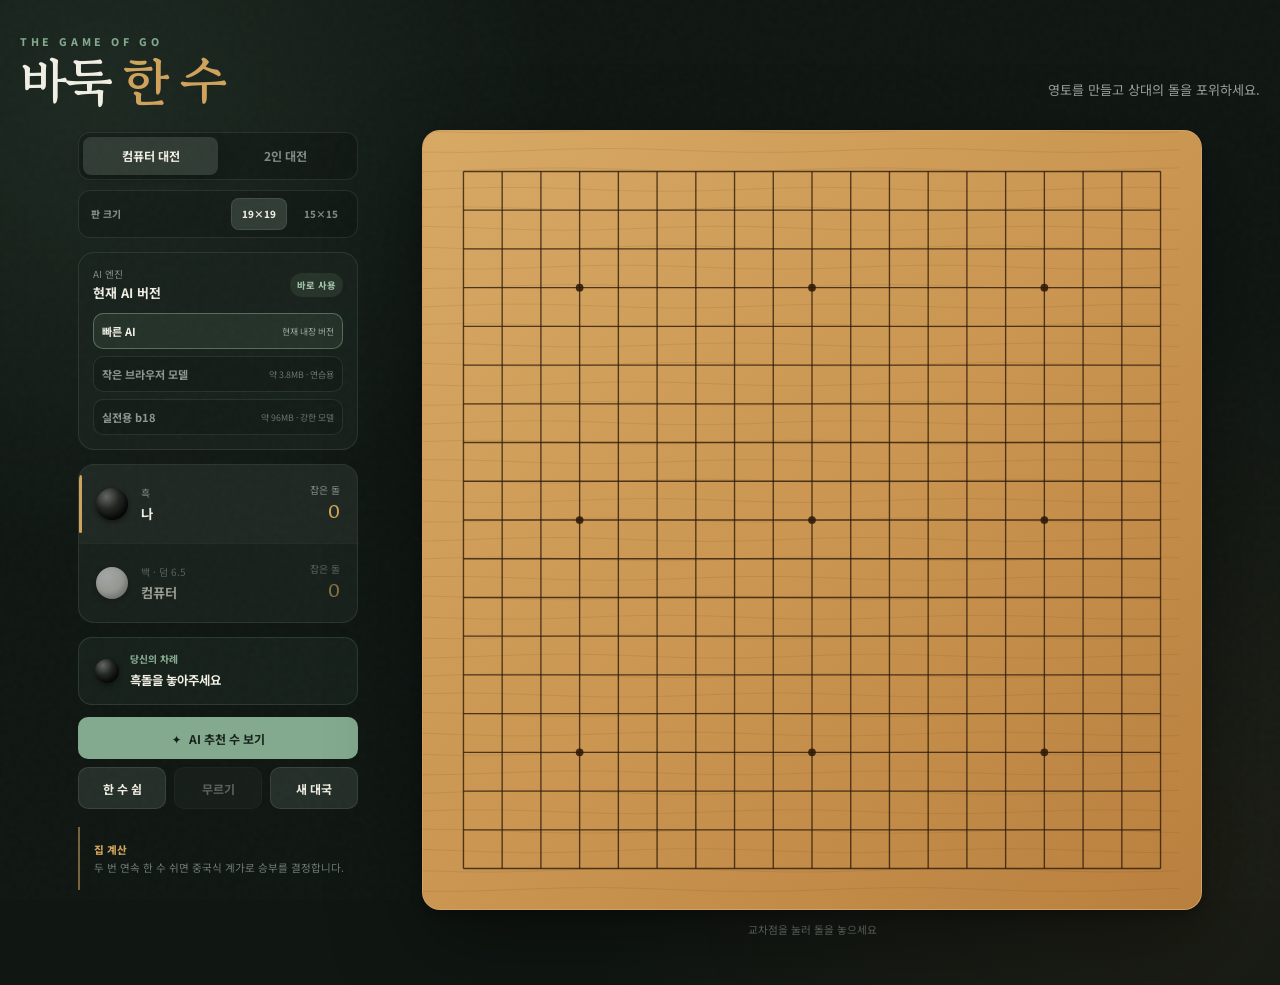
<file: baduk/index.html>
<!doctype html>
<html lang="ko">
  <head>
    <meta charset="UTF-8" />
    <meta name="viewport" content="width=device-width, initial-scale=1.0" />
    <meta name="theme-color" content="#111814" />
    <meta name="description" content="15×15·19×19 웹 바둑 게임" />
    <title>바둑 한 수</title>
    <link rel="stylesheet" href="./styles.css?v=4" />
  </head>
  <body>
    <main class="shell">
      <header class="masthead">
        <div>
          <p class="eyebrow">THE GAME OF GO</p>
          <h1>바둑 <em>한 수</em></h1>
        </div>
        <p class="intro">영토를 만들고 상대의 돌을 포위하세요.</p>
      </header>

      <section class="game-layout">
        <aside class="sidebar" aria-label="대국 정보">
          <div class="mode-switch" aria-label="게임 모드">
            <button class="mode active" type="button" data-mode="ai">컴퓨터 대전</button>
            <button class="mode" type="button" data-mode="local">2인 대전</button>
          </div>

          <div class="size-switch" aria-label="바둑판 크기">
            <span>판 크기</span>
            <button class="size-button active" type="button" data-size="19">19×19</button>
            <button class="size-button" type="button" data-size="15">15×15</button>
          </div>

          <section id="ai-engine-panel" class="ai-engine-panel" aria-labelledby="ai-engine-title">
            <div class="engine-heading">
              <div>
                <small id="ai-engine-title">AI 엔진</small>
                <strong id="engine-status">브라우저 내장</strong>
              </div>
              <span id="engine-badge" class="engine-badge ready">바로 사용</span>
            </div>
            <div class="engine-options" role="radiogroup" aria-label="AI 엔진 선택">
              <button class="engine-option active" type="button" data-engine="local" role="radio" aria-checked="true">
                <strong>빠른 AI</strong>
                <small>현재 내장 버전</small>
              </button>
              <button class="engine-option" type="button" data-engine="browser-small" role="radio" aria-checked="false">
                <strong>작은 브라우저 모델</strong>
                <small>약 3.8MB · 연습용</small>
              </button>
              <button class="engine-option" type="button" data-engine="browser-b18" role="radio" aria-checked="false">
                <strong>실전용 b18</strong>
                <small>약 96MB · 강한 모델</small>
              </button>
            </div>
            <div id="model-settings" class="model-settings" hidden>
              <p id="model-warning" class="model-warning"></p>
              <div id="model-progress-wrap" class="model-progress-wrap" hidden>
                <progress id="model-progress" max="100" value="0"></progress>
                <span id="model-progress-text">모델 준비 중</span>
              </div>
              <button id="model-download" type="button">AI 모델 준비하기</button>
              <small>모델 계산은 이 기기의 WebGPU 또는 WASM에서 실행됩니다.</small>
            </div>
          </section>

          <div class="players">
            <article id="black-player" class="player active">
              <span class="stone black"></span>
              <div>
                <small>흑</small>
                <strong id="black-name">나</strong>
              </div>
              <div class="capture">
                <small>잡은 돌</small>
                <b id="black-captures">0</b>
              </div>
            </article>
            <article id="white-player" class="player">
              <span class="stone white"></span>
              <div>
                <small>백 · 덤 6.5</small>
                <strong id="white-name">컴퓨터</strong>
              </div>
              <div class="capture">
                <small>잡은 돌</small>
                <b id="white-captures">0</b>
              </div>
            </article>
          </div>

          <div class="turn-card" aria-live="polite">
            <span id="turn-dot" class="turn-dot black"></span>
            <div>
              <small id="turn-kicker">당신의 차례</small>
              <strong id="turn-text">흑돌을 놓아주세요</strong>
            </div>
          </div>

          <div class="actions">
            <button id="recommendation-button" class="primary-action recommendation-action" type="button">
              AI 추천 수 보기
            </button>
            <button id="pass-button" type="button">한 수 쉼</button>
            <button id="undo-button" type="button" disabled>무르기</button>
            <button id="reset-button" type="button">새 대국</button>
          </div>

          <div class="rule-note">
            <span>집 계산</span>
            두 번 연속 한 수 쉬면 중국식 계가로 승부를 결정합니다.
          </div>
        </aside>

        <section class="board-section" aria-label="바둑 대국">
          <div class="board-frame">
            <canvas id="board" width="780" height="780" aria-label="19 곱하기 19 바둑판"></canvas>
            <div id="result-overlay" class="result-overlay" hidden>
              <div class="result-card">
                <small>대국 종료</small>
                <h2 id="result-title">흑 승</h2>
                <p id="result-score">흑 0집 · 백 6.5집</p>
                <div class="result-actions">
                  <button id="result-undo-button" class="secondary" type="button">마지막 수 무르기</button>
                  <button id="again-button" type="button">새 대국 시작</button>
                </div>
              </div>
            </div>
          </div>
          <div id="touch-confirm" class="touch-confirm" hidden>
            <span id="touch-confirm-text">선택한 교차점에 둘까요?</span>
            <div>
              <button id="touch-cancel-button" type="button">취소</button>
              <button id="touch-place-button" class="confirm" type="button">여기에 착수</button>
            </div>
          </div>
          <p id="board-message" class="board-message">교차점을 눌러 돌을 놓으세요</p>
        </section>
      </section>
    </main>

    <script src="./app.js?v=6"></script>
  </body>
</html>
</file>
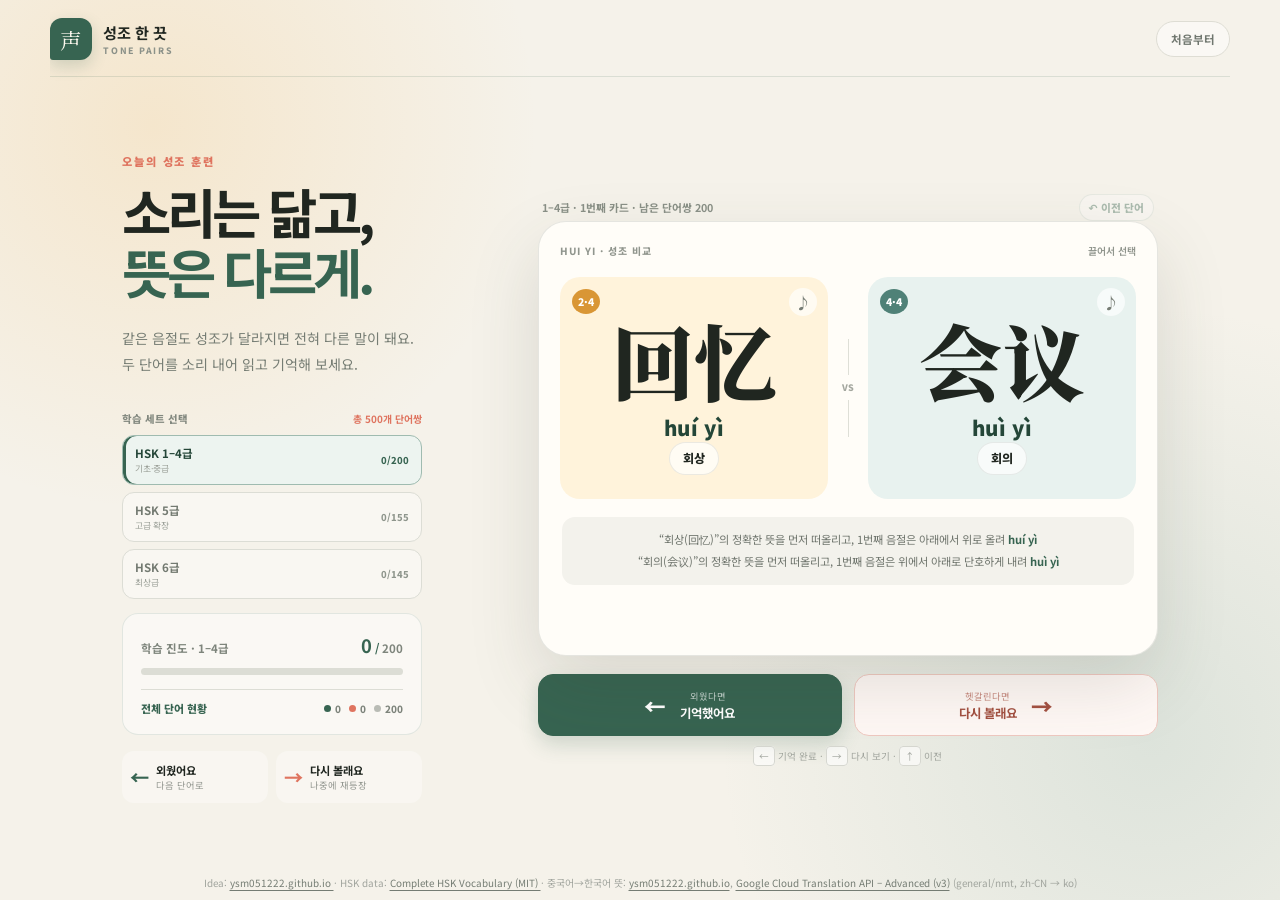
<file: chinese-tone/index.html>
<!doctype html>
<html lang="ko">
  <head>
    <meta charset="UTF-8" />
    <meta name="viewport" content="width=device-width, initial-scale=1.0" />
    <meta name="theme-color" content="#f5f2ea" />
    <meta
      name="description"
      content="같은 발음, 다른 성조의 중국어 단어를 스와이프로 익히는 학습 게임"
    />
    <title>성조 한 끗 — 중국어 단어 게임</title>
    <link rel="stylesheet" href="./styles.css?v=5" />
  </head>
  <body>
    <main class="app-shell">
      <header class="topbar">
        <a class="brand" href="./" aria-label="처음부터 시작">
          <span class="brand-mark">声</span>
          <span>
            <b>성조 한 끗</b>
            <small>TONE PAIRS</small>
          </span>
        </a>
        <button id="reset-button" class="quiet-button" type="button" title="학습 초기화">
          처음부터
        </button>
      </header>

      <section class="study-layout" aria-labelledby="page-title">
        <aside class="intro-panel">
          <p class="eyebrow">오늘의 성조 훈련</p>
          <h1 id="page-title">
            <span>소리는 닮고,</span>
            <em>뜻은 다르게.</em>
          </h1>
          <p class="intro-copy">
            같은 음절도 성조가 달라지면 전혀 다른 말이 돼요.
            두 단어를 소리 내어 읽고 기억해 보세요.
          </p>

          <div class="set-heading">
            <span>학습 세트 선택</span>
            <b>총 500개 단어쌍</b>
          </div>
          <div class="set-selector" role="tablist" aria-label="HSK 학습 세트">
            <button class="set-button active" type="button" role="tab" aria-selected="true" data-set="hsk1-4">
              <span><b>HSK 1–4급</b><small>기초·중급</small></span>
              <em id="set-progress-hsk1-4">0/200</em>
            </button>
            <button class="set-button" type="button" role="tab" aria-selected="false" data-set="hsk5">
              <span><b>HSK 5급</b><small>고급 확장</small></span>
              <em id="set-progress-hsk5">0/155</em>
            </button>
            <button class="set-button" type="button" role="tab" aria-selected="false" data-set="hsk6">
              <span><b>HSK 6급</b><small>최상급</small></span>
              <em id="set-progress-hsk6">0/145</em>
            </button>
          </div>

          <div class="progress-block">
            <div class="progress-copy">
              <span>학습 진도 · <b id="current-set-name">1–4급</b></span>
              <strong><b id="mastered-count">0</b> / <span id="total-count">200</span></strong>
            </div>
            <div
              class="progress-track"
              role="progressbar"
              aria-label="학습 진도"
              aria-valuemin="0"
              aria-valuemax="200"
              aria-valuenow="0"
            >
              <span id="progress-fill"></span>
            </div>
            <button id="status-button" class="status-button" type="button">
              <span>전체 단어 현황</span>
              <span class="status-mini-counts" aria-hidden="true">
                <b class="mastered-dot"></b><span id="mastered-mini">0</span>
                <b class="failed-dot"></b><span id="failed-mini">0</span>
                <b class="unseen-dot"></b><span id="unseen-mini">200</span>
              </span>
            </button>
          </div>

          <div class="legend" aria-label="조작 방법">
            <div><span class="legend-arrow left">←</span><b>외웠어요</b><small>다음 단어로</small></div>
            <div><span class="legend-arrow right">→</span><b>다시 볼래요</b><small>나중에 재등장</small></div>
          </div>
        </aside>

        <section class="game-panel" aria-label="성조 단어 카드">
          <div class="mobile-toolbar">
            <span id="mobile-progress-text">1–4급 · 0/200</span>
            <button id="mobile-status-button" type="button">전체 단어 현황</button>
          </div>
          <div class="round-meta">
            <span id="round-label">첫 번째 카드</span>
            <div class="round-actions">
              <span id="retry-badge" class="retry-badge" hidden>다시 만난 카드</span>
              <button id="undo-button" class="undo-button" type="button" disabled>
                ↶ 이전 단어
              </button>
            </div>
          </div>

          <div id="card-stage" class="card-stage">
            <div class="swipe-cue cue-left" aria-hidden="true">기억 완료</div>
            <div class="swipe-cue cue-right" aria-hidden="true">다시 보기</div>

            <article id="word-card" class="word-card" tabindex="0" aria-live="polite">
              <div class="card-topline">
                <span id="syllable-label">MA · 성조 비교</span>
                <span class="drag-hint">끌어서 선택</span>
              </div>

              <div class="word-pair">
                <section class="word-side warm">
                  <div class="tone-number" id="tone-number-a">3</div>
                  <button class="sound-button" type="button" data-sound="a" aria-label="첫 번째 단어 발음 듣기">
                    <span aria-hidden="true">♪</span>
                  </button>
                  <div class="hanzi" id="hanzi-a">买</div>
                  <div class="pinyin" id="pinyin-a">mǎi</div>
                  <div class="meaning" id="meaning-a">사다</div>
                </section>

                <div class="pair-divider"><span>VS</span></div>

                <section class="word-side cool">
                  <div class="tone-number" id="tone-number-b">4</div>
                  <button class="sound-button" type="button" data-sound="b" aria-label="두 번째 단어 발음 듣기">
                    <span aria-hidden="true">♪</span>
                  </button>
                  <div class="hanzi" id="hanzi-b">卖</div>
                  <div class="pinyin" id="pinyin-b">mài</div>
                  <div class="meaning" id="meaning-b">팔다</div>
                </section>
              </div>

              <p class="memory-tip" id="memory-tip">
                <span class="memory-clause">살 때는 값을 낮게 흥정하듯 <strong>mǎi</strong></span>
                <span class="memory-clause">팔 때는 가격을 단호하게 제시하며 <strong>mài</strong></span>
              </p>
            </article>
          </div>

          <div class="decision-row">
            <button id="known-button" class="decision-button known" type="button">
              <span class="button-arrow">←</span>
              <span><small>외웠다면</small><b>기억했어요</b></span>
            </button>
            <button id="retry-button" class="decision-button retry" type="button">
              <span><small>헷갈린다면</small><b>다시 볼래요</b></span>
              <span class="button-arrow">→</span>
            </button>
          </div>
          <p class="keyboard-hint">
            <kbd>←</kbd> 기억 완료 · <kbd>→</kbd> 다시 보기 · <kbd>↑</kbd> 이전
          </p>
        </section>
      </section>

      <footer class="credit">
        Idea:
        <a href="https://ysm051222.github.io" target="_blank" rel="noopener noreferrer">
          ysm051222.github.io
        </a>
        <span aria-hidden="true">·</span>
        HSK data:
        <a
          href="https://github.com/drkameleon/complete-hsk-vocabulary"
          target="_blank"
          rel="noopener noreferrer"
        >
          Complete HSK Vocabulary (MIT)
        </a>
        <span aria-hidden="true">·</span>
        중국어→한국어 뜻:
        <a href="https://ysm051222.github.io" target="_blank" rel="noopener noreferrer">ysm051222.github.io</a>,
        <a
          href="https://cloud.google.com/translate/docs/advanced/translating-text-v3"
          target="_blank"
          rel="noopener noreferrer"
          title="제공자: google_cloud_translation · 모델: general/nmt · 번역: zh-CN → ko · Python: google-cloud-translate · API: translate.googleapis.com"
        >Google Cloud Translation API – Advanced (v3)</a>
        <span class="translation-credit-detail">(general/nmt, zh-CN → ko)</span>
      </footer>
    </main>

    <div id="status-overlay" class="status-overlay" hidden>
      <section class="status-card" role="dialog" aria-modal="true" aria-labelledby="status-title">
        <header class="status-header">
          <div>
            <p class="eyebrow">나의 학습 기록</p>
            <h2 id="status-title">전체 단어 현황</h2>
            <small id="status-set-label" class="status-set-label">HSK 1–4급 · 200개 단어쌍</small>
          </div>
          <button id="status-close-button" class="status-close-button" type="button" aria-label="단어 현황 닫기">×</button>
        </header>

        <div class="status-columns">
          <section class="status-column mastered-column">
            <div class="status-column-title">
              <span>암기 완료</span><b id="mastered-list-count">0</b>
            </div>
            <div id="mastered-list" class="pair-list"></div>
          </section>
          <section class="status-column failed-column">
            <div class="status-column-title">
              <span>다시 학습</span><b id="failed-list-count">0</b>
            </div>
            <div id="failed-list" class="pair-list"></div>
          </section>
          <section class="status-column unseen-column">
            <div class="status-column-title">
              <span>아직 확인 전</span><b id="unseen-list-count">200</b>
            </div>
            <div id="unseen-list" class="pair-list"></div>
          </section>
        </div>
      </section>
    </div>

    <div id="completion-overlay" class="completion-overlay" hidden>
      <div class="completion-card">
        <div class="seal">好</div>
        <p class="eyebrow">오늘의 학습 완료</p>
        <h2 id="completion-title">HSK 1–4급<br />세트 완료!</h2>
        <p><b id="completion-total">200</b>개 단어쌍을 모두 익혔습니다.</p>
        <div class="completion-stats">
          <span><small>다시 본 카드</small><b id="retry-count">0</b></span>
          <span><small>총 선택 횟수</small><b id="attempt-count">200</b></span>
        </div>
        <button id="completion-undo-button" class="completion-undo-button" type="button">
          ↶ 마지막 선택 취소
        </button>
        <button id="restart-button" type="button">한 번 더 연습하기</button>
      </div>
    </div>

    <script src="./hsk-pairs-data.js?v=6"></script>
    <script src="./app.js?v=9"></script>
  </body>
</html>
</file>
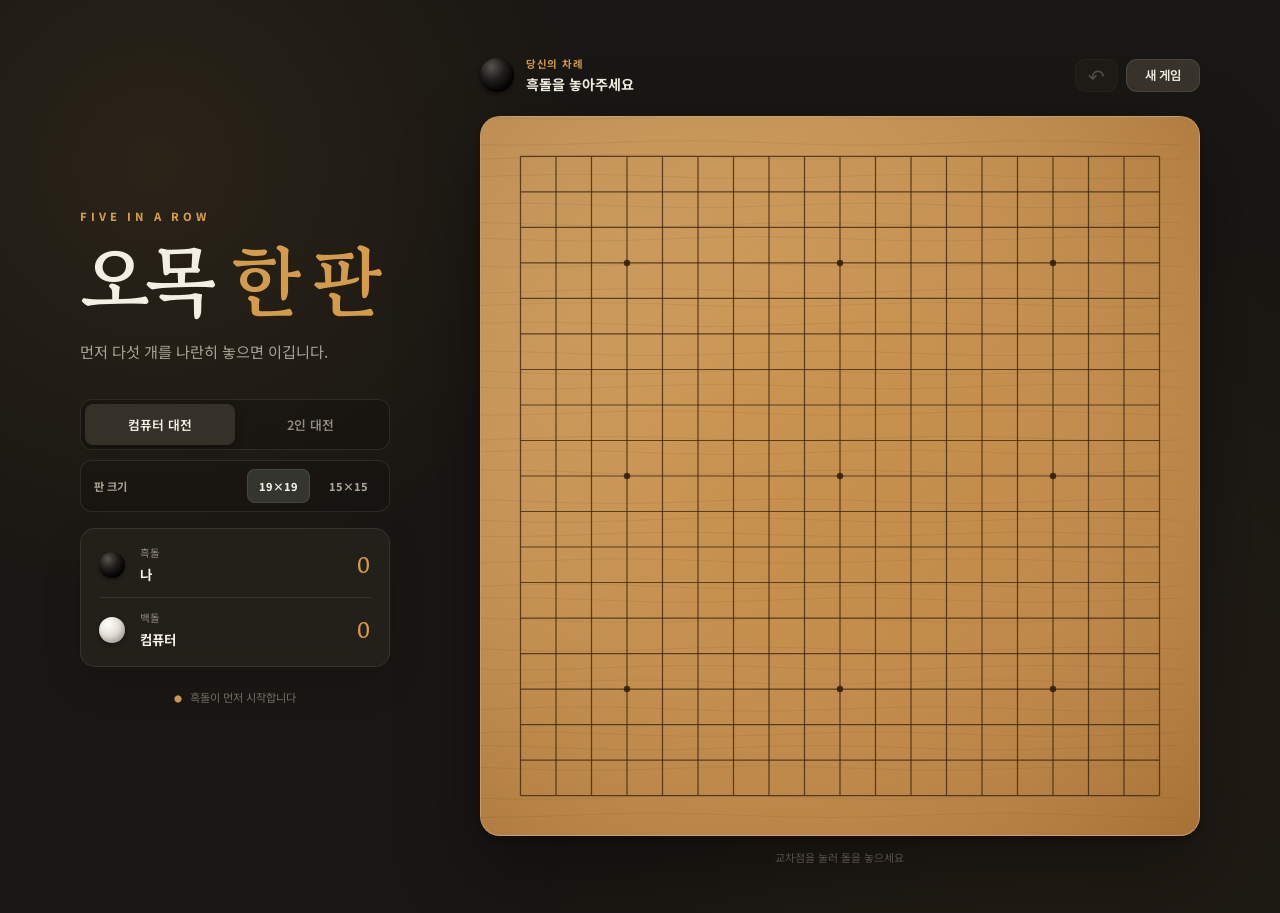
<file: omok/index.html>
<!doctype html>
<html lang="ko">
  <head>
    <meta charset="UTF-8" />
    <meta name="viewport" content="width=device-width, initial-scale=1.0" />
    <meta name="theme-color" content="#171511" />
    <meta
      name="description"
      content="따뜻한 나무판 위에서 즐기는 15×15·19×19 웹 오목 게임"
    />
    <title>오목 한 판</title>
    <link rel="stylesheet" href="./styles.css?v=20" />
  </head>
  <body>
    <main class="game-shell">
      <section class="intro" aria-labelledby="game-title">
        <div class="eyebrow">FIVE IN A ROW</div>
        <h1 id="game-title">오목 <em>한 판</em></h1>
        <p>먼저 다섯 개를 나란히 놓으면 이깁니다.</p>

        <div class="mode-switch" aria-label="게임 모드">
          <button class="mode-button active" type="button" data-mode="ai">
            컴퓨터 대전
          </button>
          <button class="mode-button" type="button" data-mode="local">
            2인 대전
          </button>
        </div>

        <div class="size-switch" aria-label="오목판 크기">
          <span>판 크기</span>
          <button class="size-button active" type="button" data-size="19">19×19</button>
          <button class="size-button" type="button" data-size="15">15×15</button>
        </div>

        <div class="score-card">
          <div class="score-row">
            <span class="stone-preview black"></span>
            <div>
              <small>흑돌</small>
              <strong id="black-label">나</strong>
            </div>
            <b id="black-score">0</b>
          </div>
          <div class="score-divider"></div>
          <div class="score-row">
            <span class="stone-preview white"></span>
            <div>
              <small>백돌</small>
              <strong id="white-label">컴퓨터</strong>
            </div>
            <b id="white-score">0</b>
          </div>
        </div>

        <div class="rules-note">
          <span aria-hidden="true">●</span>
          흑돌이 먼저 시작합니다
        </div>
      </section>

      <section class="play-area" aria-label="오목 게임">
        <div class="status-bar">
          <div class="turn-status" aria-live="polite">
            <span id="turn-stone" class="turn-stone black"></span>
            <div>
              <small id="status-kicker">당신의 차례</small>
              <strong id="status-text">흑돌을 놓아주세요</strong>
            </div>
          </div>
          <div class="controls">
            <button id="undo-button" class="icon-button" type="button" title="무르기" aria-label="무르기">
              ↶
            </button>
            <button id="reset-button" class="reset-button" type="button">
              새 게임
            </button>
          </div>
        </div>

        <div class="board-frame">
          <canvas
            id="board"
            width="720"
            height="720"
            aria-label="19 곱하기 19 오목판"
          ></canvas>
          <div id="result-overlay" class="result-overlay" hidden>
            <div class="result-card">
              <span id="result-icon" class="result-icon">●</span>
              <small>GAME OVER</small>
              <h2 id="result-title">흑돌 승리!</h2>
              <p id="result-message">멋진 승부였습니다.</p>
              <div class="result-actions">
                <button id="result-undo-button" class="secondary" type="button">마지막 수 무르기</button>
                <button id="play-again-button" type="button">한 판 더</button>
              </div>
            </div>
          </div>
        </div>

        <div id="touch-confirm" class="touch-confirm" hidden>
          <span id="touch-confirm-text">선택한 교차점에 둘까요?</span>
          <div>
            <button id="touch-cancel-button" type="button">취소</button>
            <button id="touch-place-button" class="confirm" type="button">여기에 착수</button>
          </div>
        </div>

        <p id="board-hint" class="board-hint">교차점을 눌러 돌을 놓으세요</p>
      </section>
    </main>

    <script src="./app.js?v=20"></script>
  </body>
</html>
</file>
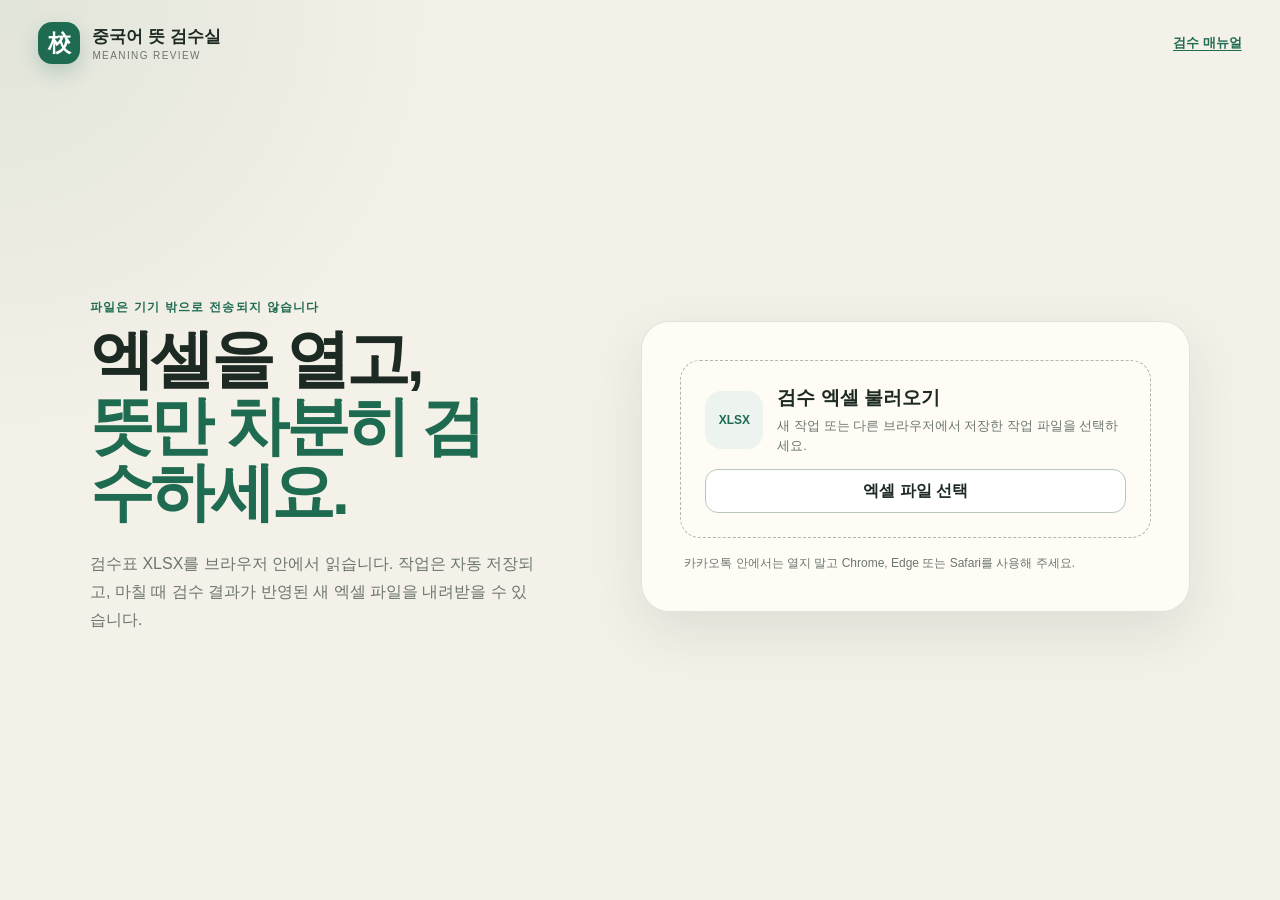
<file: chinese-tone/review/index.html>
<!doctype html>
<html lang="ko">
  <head>
    <meta charset="UTF-8" />
    <meta name="viewport" content="width=device-width, initial-scale=1.0" />
    <meta name="theme-color" content="#f4f1e8" />
    <meta name="description" content="중국어 단어의 한국어 뜻을 엑셀 파일로 검수하는 도구" />
    <title>중국어 뜻 검수실</title>
    <link rel="stylesheet" href="./styles.css?v=1" />
  </head>
  <body>
    <main class="app-shell">
      <header class="topbar">
        <a class="brand" href="../" aria-label="성조 한 끗 게임으로 돌아가기">
          <span class="brand-mark">校</span>
          <span><b>중국어 뜻 검수실</b><small>MEANING REVIEW</small></span>
        </a>
        <div class="top-actions">
          <a class="text-link" href="./chinese-tone-reviewer-manual.txt" download>검수 매뉴얼</a>
          <button id="change-file-button" class="quiet-button" type="button" hidden>다른 엑셀 열기</button>
        </div>
      </header>

      <section id="start-view" class="start-view" aria-labelledby="start-title">
        <div class="start-copy">
          <p class="eyebrow">파일은 기기 밖으로 전송되지 않습니다</p>
          <h1 id="start-title">엑셀을 열고,<br /><em>뜻만 차분히 검수하세요.</em></h1>
          <p>
            검수표 XLSX를 브라우저 안에서 읽습니다. 작업은 자동 저장되고,
            마칠 때 검수 결과가 반영된 새 엑셀 파일을 내려받을 수 있습니다.
          </p>
        </div>

        <div class="start-card">
          <div id="resume-panel" class="resume-panel" hidden>
            <span class="resume-icon">↻</span>
            <div>
              <small>이 브라우저에 저장된 작업</small>
              <strong id="resume-summary">검수 완료 0 / 1,000</strong>
              <span id="resume-time">마지막 작업 시각</span>
            </div>
            <button id="resume-button" class="primary-button" type="button">이어서 작업</button>
          </div>

          <div class="file-choice">
            <span class="file-icon">XLSX</span>
            <div>
              <h2>검수 엑셀 불러오기</h2>
              <p>새 작업 또는 다른 브라우저에서 저장한 작업 파일을 선택하세요.</p>
            </div>
            <button id="open-file-button" class="secondary-button" type="button">엑셀 파일 선택</button>
            <input id="file-input" type="file" accept=".xlsx,application/vnd.openxmlformats-officedocument.spreadsheetml.sheet" hidden />
          </div>

          <p class="browser-note">카카오톡 안에서는 열지 말고 Chrome, Edge 또는 Safari를 사용해 주세요.</p>
        </div>
      </section>

      <section id="review-view" class="review-layout" hidden aria-label="중국어 뜻 검수">
        <aside class="progress-panel">
          <div class="progress-heading">
            <div>
              <p class="eyebrow">현재 작업</p>
              <h2 id="file-name">검수표.xlsx</h2>
            </div>
            <strong id="progress-ratio">0%</strong>
          </div>
          <div class="progress-track"><span id="progress-bar"></span></div>

          <div class="status-grid" aria-label="검수 현황">
            <button class="status-chip active" type="button" data-filter="미검수">
              <span>미검수</span><b id="count-unchecked">0</b>
            </button>
            <button class="status-chip" type="button" data-filter="정확">
              <span>정확</span><b id="count-correct">0</b>
            </button>
            <button class="status-chip" type="button" data-filter="수정 필요">
              <span>수정 필요</span><b id="count-revise">0</b>
            </button>
            <button class="status-chip" type="button" data-filter="보류">
              <span>보류</span><b id="count-hold">0</b>
            </button>
          </div>

          <div class="panel-actions">
            <button id="go-unchecked-button" class="secondary-button compact" type="button">첫 미검수로</button>
            <button id="save-xlsx-button" class="primary-button compact" type="button">작업 엑셀 만들기</button>
            <a id="download-xlsx-link" class="download-button compact" href="#" download hidden>완성 파일 다운로드</a>
          </div>
          <p id="autosave-state" class="autosave-state">브라우저 자동 저장 준비됨</p>
        </aside>

        <section class="review-stage">
          <div class="stage-meta">
            <span id="item-position">1 / 1,000</span>
            <span id="item-status" class="status-badge unchecked">미검수</span>
          </div>

          <article class="word-card">
            <div class="word-heading">
              <span id="pair-label">hsk1-4-001 · A</span>
              <span id="set-label">HSK 1–4급</span>
            </div>
            <div class="word-main">
              <strong id="hanzi">一</strong>
              <div>
                <b id="pinyin">yī</b>
                <span><i id="tone">1성</i><i id="hsk-level">HSK 1급</i></span>
              </div>
            </div>
            <div class="original-meaning">
              <small>원본 한국어 뜻</small>
              <p id="original-meaning">1. 일. 하나.</p>
            </div>
          </article>

          <form id="review-form" class="review-form">
            <fieldset>
              <legend>검수 결과</legend>
              <div class="result-options">
                <label class="result-option correct">
                  <input type="radio" name="review-result" value="정확" />
                  <span><b>정확</b><small>현재 뜻이 적절함</small></span>
                </label>
                <label class="result-option revise">
                  <input type="radio" name="review-result" value="수정 필요" />
                  <span><b>수정 필요</b><small>뜻을 고쳐야 함</small></span>
                </label>
                <label class="result-option hold">
                  <input type="radio" name="review-result" value="보류" />
                  <span><b>보류</b><small>추가 확인이 필요함</small></span>
                </label>
              </div>
            </fieldset>

            <label id="revised-field" class="input-field">
              <span>수정 한국어 뜻 <em>‘수정 필요’일 때 필수</em></span>
              <textarea id="revised-meaning" rows="2" placeholder="대표 뜻을 먼저 쓰고, 여러 뜻은 세미콜론(;)으로 구분하세요."></textarea>
            </label>

            <label id="memo-field" class="input-field">
              <span>검수 메모 <em>‘보류’일 때 필수</em></span>
              <textarea id="review-memo" rows="2" placeholder="수정 이유, 확인할 사항, 병음·성조 오류 등을 적으세요."></textarea>
            </label>

            <p id="form-error" class="form-error" role="alert" hidden></p>

            <div class="navigation-row">
              <button id="previous-button" class="quiet-button nav-button" type="button">← 이전</button>
              <button id="mark-unchecked-button" class="quiet-button" type="button">미검수로 되돌리기</button>
              <button id="save-next-button" class="primary-button nav-button" type="submit">저장하고 다음 →</button>
            </div>
          </form>
        </section>
      </section>
    </main>

    <div id="toast" class="toast" role="status" aria-live="polite" hidden></div>

    <dialog id="file-dialog" class="file-dialog">
      <h2>기존 브라우저 기록이 있습니다</h2>
      <p id="file-dialog-copy"></p>
      <div class="dialog-actions">
        <button id="use-file-only-button" class="secondary-button" type="button">엑셀 기록만 사용</button>
        <button id="merge-browser-button" class="primary-button" type="button">브라우저 기록 함께 적용</button>
      </div>
    </dialog>

    <script src="./vendor/xlsx.full.min.js"></script>
    <script src="./vendor/jszip.min.js"></script>
    <script src="./app.js?v=7"></script>
  </body>
</html>
</file>
<file: baduk/styles.css>
@import url("https://fonts.googleapis.com/css2?family=Gowun+Batang:wght@700&family=Noto+Sans+KR:wght@400;500;600;700;800&display=swap");

:root {
  color-scheme: dark;
  --bg: #101713;
  --panel: #19221d;
  --panel-2: #202b24;
  --cream: #f1eee4;
  --muted: #98a198;
  --jade: #83a98e;
  --gold: #d0a35c;
  --line: rgba(255, 255, 255, 0.09);
}

* { box-sizing: border-box; }

html { min-height: 100%; background: var(--bg); }

body {
  min-height: 100vh;
  margin: 0;
  color: var(--cream);
  font-family: "Noto Sans KR", system-ui, sans-serif;
  background:
    radial-gradient(circle at 8% 10%, rgba(108, 153, 120, 0.14), transparent 28rem),
    radial-gradient(circle at 88% 86%, rgba(154, 104, 48, 0.1), transparent 34rem),
    var(--bg);
}

body::before {
  content: "";
  position: fixed;
  inset: 0;
  pointer-events: none;
  opacity: 0.045;
  background-image: url("data:image/svg+xml,%3Csvg viewBox='0 0 180 180' xmlns='http://www.w3.org/2000/svg'%3E%3Cfilter id='n'%3E%3CfeTurbulence type='fractalNoise' baseFrequency='.8' numOctaves='3' stitchTiles='stitch'/%3E%3C/filter%3E%3Crect width='100%25' height='100%25' filter='url(%23n)' opacity='.5'/%3E%3C/svg%3E");
}

button { color: inherit; font: inherit; }
button:focus-visible, canvas:focus-visible { outline: 3px solid #e1b66b; outline-offset: 3px; }

.shell {
  width: min(1240px, calc(100% - 40px));
  margin: 0 auto;
  padding: 34px 0 48px;
}

.masthead {
  margin-bottom: 24px;
  display: flex;
  align-items: end;
  justify-content: space-between;
}

.eyebrow {
  margin: 0 0 6px;
  color: var(--jade);
  font-size: 0.66rem;
  font-weight: 800;
  letter-spacing: 0.34em;
}

h1 {
  margin: 0;
  font-family: "Gowun Batang", serif;
  font-size: clamp(2.6rem, 4vw, 4rem);
  line-height: 1;
  letter-spacing: -0.07em;
  white-space: nowrap;
}

h1 em { color: var(--gold); font-style: normal; }

.intro { margin: 0 0 7px; color: var(--muted); font-size: 0.82rem; }

.game-layout {
  display: grid;
  grid-template-columns: 280px minmax(0, 780px);
  justify-content: center;
  align-items: start;
  gap: clamp(28px, 5vw, 64px);
}

.sidebar { padding-top: 2px; }

.mode-switch {
  display: grid;
  grid-template-columns: 1fr 1fr;
  padding: 4px;
  border: 1px solid var(--line);
  border-radius: 12px;
  background: rgba(0,0,0,.17);
}

.mode {
  padding: 10px 7px;
  border: 0;
  border-radius: 8px;
  color: #7e8b81;
  background: transparent;
  cursor: pointer;
  font-size: .76rem;
  font-weight: 700;
}

.mode.active { color: var(--cream); background: #303c34; box-shadow: 0 4px 12px rgba(0,0,0,.22); }

.size-switch {
  display: grid;
  grid-template-columns: 1fr auto auto;
  align-items: center;
  gap: 6px;
  margin-top: 10px;
  padding: 7px 8px 7px 12px;
  border: 1px solid var(--line);
  border-radius: 12px;
  background: rgba(0,0,0,.14);
}
.size-switch span { color: #849087; font-size: .61rem; font-weight: 800; }
.size-button {
  min-height: 32px;
  padding: 0 10px;
  border: 1px solid transparent;
  border-radius: 8px;
  color: #7e8b81;
  background: transparent;
  cursor: pointer;
  font-size: .61rem;
  font-weight: 800;
}
.size-button.active { color: var(--cream); border-color: var(--line); background: #303c34; }

.ai-engine-panel {
  margin-top: 14px;
  padding: 14px;
  border: 1px solid var(--line);
  border-radius: 16px;
  background: rgba(27, 36, 30, .85);
}

.ai-engine-panel[hidden] { display: none; }
.engine-heading { display: flex; align-items: center; justify-content: space-between; gap: 10px; }
.engine-heading small { display: block; color: #849087; font-size: .61rem; }
.engine-heading strong { display: block; margin-top: 2px; font-size: .81rem; }
.engine-badge { padding: 5px 7px; border-radius: 999px; color: #d1a35c; background: rgba(208,163,92,.12); font-size: .58rem; font-weight: 800; }
.engine-badge.ready { color: #9fc0a8; background: rgba(131,169,142,.13); }
.engine-badge.error { color: #e5a08e; background: rgba(217,141,121,.12); }

.engine-options {
  display: grid;
  gap: 7px;
  margin-top: 11px;
}

.engine-option {
  min-width: 0;
  padding: 9px 8px;
  border: 1px solid var(--line);
  border-radius: 10px;
  color: #8d988f;
  background: rgba(0,0,0,.12);
  cursor: pointer;
  text-align: left;
}

.engine-option { display: grid; grid-template-columns: 1fr auto; align-items: center; gap: 8px; }
.engine-option strong { font-size: .69rem; }
.engine-option small { color: #69756c; font-size: .55rem; text-align: right; }
.engine-option.active { border-color: rgba(131,169,142,.5); color: var(--cream); background: rgba(131,169,142,.12); }
.engine-option.active small { color: #9da9a0; }

.model-settings { margin-top: 12px; padding-top: 12px; border-top: 1px solid var(--line); }
.model-settings[hidden], .model-progress-wrap[hidden] { display: none; }
.model-warning { margin: 0; padding: 9px 10px; border-radius: 9px; color: #d9b98a; background: rgba(208,163,92,.09); font-size: .59rem; line-height: 1.5; }
.model-settings button { width: 100%; min-height: 38px; margin-top: 9px; border: 0; border-radius: 9px; color: #172019; background: var(--jade); cursor: pointer; font-size: .67rem; font-weight: 800; }
.model-settings button:disabled { opacity: .55; cursor: wait; }
.model-settings > small { display: block; margin-top: 8px; color: #68746b; font-size: .54rem; line-height: 1.45; }
.model-progress-wrap { display: grid; grid-template-columns: 1fr auto; align-items: center; gap: 8px; margin-top: 10px; }
.model-progress-wrap progress { width: 100%; height: 6px; overflow: hidden; border: 0; border-radius: 99px; background: #111813; }
.model-progress-wrap progress::-webkit-progress-bar { border-radius: 99px; background: #111813; }
.model-progress-wrap progress::-webkit-progress-value { border-radius: 99px; background: var(--jade); }
.model-progress-wrap progress::-moz-progress-bar { border-radius: 99px; background: var(--jade); }
.model-progress-wrap span { color: #93a197; font-size: .54rem; white-space: nowrap; }

.players {
  margin-top: 14px;
  overflow: hidden;
  border: 1px solid var(--line);
  border-radius: 16px;
  background: rgba(27, 36, 30, .85);
}

.player {
  position: relative;
  display: grid;
  grid-template-columns: 34px 1fr auto;
  align-items: center;
  gap: 11px;
  padding: 17px;
  opacity: .6;
  transition: opacity 160ms ease, background 160ms ease;
}

.player + .player { border-top: 1px solid var(--line); }
.player.active { opacity: 1; background: rgba(255,255,255,.035); }
.player.active::before { content: ""; position: absolute; inset: 10px auto 10px 0; width: 3px; border-radius: 3px; background: var(--gold); }

.stone, .turn-dot { display: block; border-radius: 50%; }
.stone { width: 32px; height: 32px; }
.black { background: radial-gradient(circle at 33% 27%, #656761, #242623 40%, #050606 88%); box-shadow: inset -2px -3px 5px rgba(0,0,0,.6), 0 2px 5px rgba(0,0,0,.45); }
.white { background: radial-gradient(circle at 33% 27%, #fff, #e8e6df 52%, #aaa9a2); box-shadow: inset -2px -3px 5px rgba(0,0,0,.14), 0 2px 5px rgba(0,0,0,.38); }

.player small, .capture small { display: block; color: #849087; font-size: .62rem; }
.player strong { font-size: .83rem; }
.capture { text-align: right; }
.capture b { color: var(--gold); font-family: "Gowun Batang", serif; font-size: 1.25rem; }

.turn-card {
  margin-top: 14px;
  display: flex;
  align-items: center;
  gap: 11px;
  padding: 14px 16px;
  border: 1px solid rgba(131, 169, 142, .18);
  border-radius: 14px;
  background: rgba(131, 169, 142, .07);
}

.turn-dot { width: 24px; height: 24px; }
.turn-card small { display: block; color: var(--jade); font-size: .61rem; font-weight: 800; }
.turn-card strong { font-size: .78rem; }

.actions { margin-top: 12px; display: grid; grid-template-columns: repeat(3, 1fr); gap: 8px; }
.actions button, .result-card button {
  min-height: 42px;
  border: 1px solid var(--line);
  border-radius: 10px;
  background: #252f29;
  cursor: pointer;
  font-size: .75rem;
  font-weight: 700;
  transition: 150ms ease;
}
.actions button:hover:not(:disabled) { background: #334038; }
.actions button:active, .result-card button:active { transform: scale(.97); }
.actions button:disabled { opacity: .35; cursor: not-allowed; }
.actions button[hidden] { display: none; }
.actions .primary-action { grid-column: 1 / -1; color: #172019; background: var(--jade); border-color: transparent; }
.actions .primary-action:hover:not(:disabled) { background: #9bbba4; }
.actions .recommendation-action {
  position: relative;
  overflow: hidden;
}
.actions .recommendation-action::before {
  content: "✦";
  margin-right: 7px;
}

.rule-note {
  margin-top: 18px;
  padding: 14px;
  border-left: 2px solid rgba(208,163,92,.55);
  color: #707c73;
  font-size: .66rem;
  line-height: 1.65;
}
.rule-note span { display: block; color: var(--gold); font-weight: 800; }

.board-section { min-width: 0; }
.board-frame {
  position: relative;
  width: 100%;
  aspect-ratio: 1;
  overflow: hidden;
  border: 1px solid rgba(255,255,255,.13);
  border-radius: 18px;
  background: #c99450;
  box-shadow: 0 34px 90px rgba(0,0,0,.4), 0 5px 14px rgba(0,0,0,.28);
}

#board { display: block; width: 100%; height: 100%; touch-action: none; cursor: crosshair; }
.board-message { min-height: 1.2em; margin: 12px 0 0; color: #6f7b72; font-size: .67rem; text-align: center; }
.board-message.error { color: #d98d79; }

.touch-confirm {
  display: flex;
  align-items: center;
  justify-content: space-between;
  gap: 12px;
  margin-top: 12px;
  padding: 10px 11px 10px 14px;
  border: 1px solid rgba(208,163,92,.4);
  border-radius: 11px;
  background: rgba(208,163,92,.1);
}
.touch-confirm[hidden] { display: none; }
.touch-confirm span { color: var(--cream); font-size: .66rem; font-weight: 700; }
.touch-confirm div { display: flex; gap: 7px; }
.touch-confirm button {
  min-height: 35px;
  padding: 0 11px;
  border: 1px solid var(--line);
  border-radius: 8px;
  color: var(--cream);
  background: #252f29;
  cursor: pointer;
  font-size: .62rem;
  font-weight: 800;
}
.touch-confirm .confirm { color: #172019; border-color: transparent; background: var(--jade); }
.result-actions { display: grid; gap: 8px; }
.result-card .result-actions button { width: 100%; }
.result-card .result-actions .secondary { color: var(--cream); border-color: var(--line); background: #2b352f; }

.result-overlay {
  position: absolute;
  inset: 0;
  display: grid;
  place-items: center;
  padding: 20px;
  background: rgba(13, 20, 16, .68);
  backdrop-filter: blur(8px);
}
.result-overlay[hidden] { display: none; }
.result-card {
  width: min(350px, 92%);
  padding: 32px;
  border: 1px solid var(--line);
  border-radius: 20px;
  text-align: center;
  background: #1b241e;
  box-shadow: 0 25px 75px rgba(0,0,0,.5);
}
.result-card small { color: var(--jade); font-size: .63rem; font-weight: 800; letter-spacing: .16em; }
.result-card h2 { margin: 8px 0; font-family: "Gowun Batang", serif; font-size: 2.2rem; }
.result-card p { margin: 0 0 22px; color: var(--muted); font-size: .8rem; }
.result-card button { width: 100%; color: #172019; background: var(--gold); border-color: transparent; }

@media (max-width: 900px) {
  .shell { width: min(720px, calc(100% - 28px)); }
  .game-layout { grid-template-columns: 1fr; gap: 20px; }
  .sidebar { display: grid; grid-template-columns: 1fr 1fr; gap: 12px 16px; }
  .mode-switch, .size-switch, .players, .ai-engine-panel { margin: 0; }
  .turn-card, .actions { margin: 0; }
  .rule-note { display: none; }
}

@media (max-width: 560px) {
  .shell { width: calc(100% - 20px); padding-top: 24px; }
  .masthead { margin-bottom: 20px; display: block; }
  .intro { margin-top: 10px; }
  .sidebar { grid-template-columns: 1fr; }
  .players { display: grid; grid-template-columns: 1fr 1fr; }
  .player + .player { border-top: 0; border-left: 1px solid var(--line); }
  .player { grid-template-columns: 28px 1fr auto; padding: 12px; }
  .stone { width: 26px; height: 26px; }
  .board-frame { border-radius: 12px; }
  .touch-confirm { align-items: stretch; flex-direction: column; }
  .touch-confirm div { display: grid; grid-template-columns: 1fr 1.4fr; }
}

@media (prefers-reduced-motion: reduce) {
  *, *::before, *::after { animation-duration: .01ms !important; transition-duration: .01ms !important; }
}
</file>
<file: chinese-tone/styles.css>
@import url("https://fonts.googleapis.com/css2?family=Noto+Sans+KR:wght@400;500;600;700;800;900&family=Noto+Serif+SC:wght@700;900&display=swap");

:root {
  color-scheme: light;
  --ink: #202620;
  --muted: #767d74;
  --paper: #f5f2ea;
  --card: #fffdf8;
  --line: #deddd4;
  --green: #376451;
  --green-dark: #244638;
  --coral: #df745f;
  --warm: #f4b657;
  --cool: #7ca8a0;
  --shadow: 0 28px 70px rgba(58, 66, 54, 0.15);
}

* { box-sizing: border-box; }

html { min-height: 100%; background: var(--paper); }

body {
  min-height: 100vh;
  margin: 0;
  color: var(--ink);
  font-family: "Noto Sans KR", system-ui, sans-serif;
  background:
    radial-gradient(circle at 12% 14%, rgba(244, 182, 87, 0.2), transparent 24rem),
    radial-gradient(circle at 90% 82%, rgba(124, 168, 160, 0.2), transparent 27rem),
    var(--paper);
}

body::before {
  content: "";
  position: fixed;
  inset: 0;
  z-index: -1;
  pointer-events: none;
  opacity: 0.35;
  background-image: radial-gradient(#aaaca2 0.65px, transparent 0.65px);
  background-size: 18px 18px;
}

button, a { font: inherit; }
button { color: inherit; }

button:focus-visible, a:focus-visible, .word-card:focus-visible {
  outline: 3px solid #e8a540;
  outline-offset: 4px;
}

.app-shell {
  width: min(1180px, calc(100% - 40px));
  min-height: 100vh;
  margin: 0 auto;
  padding: 30px 0 46px;
}

.topbar {
  display: flex;
  align-items: center;
  justify-content: space-between;
  padding-bottom: 28px;
  border-bottom: 1px solid rgba(55, 100, 81, 0.14);
}

.brand {
  display: flex;
  align-items: center;
  gap: 11px;
  color: inherit;
  text-decoration: none;
}

.brand-mark {
  display: grid;
  width: 42px;
  height: 42px;
  place-items: center;
  border-radius: 12px 12px 12px 3px;
  color: #fffaf0;
  background: var(--green);
  font-family: "Noto Serif SC", serif;
  font-size: 1.35rem;
  box-shadow: 0 6px 16px rgba(55, 100, 81, 0.2);
}

.brand b { display: block; font-size: 0.95rem; }
.brand small {
  display: block;
  margin-top: 1px;
  color: #8b9189;
  font-size: 0.55rem;
  font-weight: 800;
  letter-spacing: 0.2em;
}

.quiet-button {
  padding: 9px 14px;
  border: 1px solid var(--line);
  border-radius: 999px;
  color: #70776f;
  background: rgba(255,255,255,0.45);
  cursor: pointer;
  font-size: 0.72rem;
  font-weight: 700;
}

.quiet-button:hover { color: var(--green); border-color: #b9c9c1; }

.study-layout {
  min-height: calc(100vh - 120px);
  display: grid;
  grid-template-columns: 300px minmax(480px, 620px);
  justify-content: center;
  align-items: center;
  gap: clamp(60px, 9vw, 130px);
  padding: 38px 0 20px;
}

.eyebrow {
  margin: 0 0 12px;
  color: var(--coral);
  font-size: 0.7rem;
  font-weight: 900;
  letter-spacing: 0.16em;
}

h1 {
  margin: 0;
  font-size: clamp(2.65rem, 4.2vw, 3.35rem);
  line-height: 1.12;
  letter-spacing: -0.075em;
}

h1 span,
h1 em {
  display: block;
  white-space: nowrap;
}

h1 em { color: var(--green); font-style: normal; }

.intro-copy {
  margin: 24px 0 34px;
  color: var(--muted);
  font-size: 0.88rem;
  line-height: 1.85;
}

.set-heading {
  display: flex;
  align-items: center;
  justify-content: space-between;
  margin-bottom: 9px;
  color: #82887f;
  font-size: 0.65rem;
  font-weight: 800;
}

.set-heading b {
  color: var(--coral);
  font-size: 0.62rem;
}

.set-selector {
  display: grid;
  gap: 7px;
  margin-bottom: 14px;
}

.set-button {
  min-height: 48px;
  display: grid;
  grid-template-columns: 1fr auto;
  align-items: center;
  gap: 10px;
  padding: 9px 12px;
  border: 1px solid #dcddd5;
  border-radius: 12px;
  color: #737a71;
  background: rgba(255, 255, 255, 0.38);
  cursor: pointer;
  text-align: left;
  transition: border-color 150ms ease, background 150ms ease, transform 150ms ease;
}

.set-button:hover { transform: translateX(2px); border-color: #b9c9c1; }
.set-button.active {
  color: var(--green-dark);
  border-color: #9fbbb0;
  background: #edf4f0;
  box-shadow: inset 3px 0 var(--green);
}

.set-button span b { display: block; font-size: 0.72rem; }
.set-button span small {
  display: block;
  margin-top: 1px;
  color: #9a9f97;
  font-size: 0.55rem;
}

.set-button em {
  color: #8e958c;
  font-size: 0.59rem;
  font-style: normal;
  font-weight: 800;
}

.set-button.active em { color: var(--green); }

.progress-block {
  padding: 18px;
  border: 1px solid rgba(55, 100, 81, 0.12);
  border-radius: 16px;
  background: rgba(255,255,255,0.48);
}

.progress-copy {
  display: flex;
  justify-content: space-between;
  align-items: baseline;
  margin-bottom: 10px;
  font-size: 0.72rem;
  font-weight: 700;
}

.progress-copy span { color: #7e857c; }
.progress-copy strong { color: var(--green); }
.progress-copy strong b { font-size: 1.15rem; }

.progress-track {
  height: 7px;
  overflow: hidden;
  border-radius: 999px;
  background: #dcddd5;
}

#progress-fill {
  display: block;
  width: 0;
  height: 100%;
  border-radius: inherit;
  background: linear-gradient(90deg, var(--cool), var(--green));
  transition: width 360ms ease;
}

.status-button {
  width: 100%;
  display: flex;
  align-items: center;
  justify-content: space-between;
  margin-top: 14px;
  padding: 10px 0 0;
  border: 0;
  border-top: 1px solid #dcddd5;
  color: var(--green);
  background: transparent;
  cursor: pointer;
  font-size: 0.68rem;
  font-weight: 800;
}

.status-mini-counts {
  display: flex;
  align-items: center;
  gap: 4px;
  color: #7d847b;
  font-size: 0.62rem;
}

.status-mini-counts b {
  width: 7px;
  height: 7px;
  margin-left: 4px;
  border-radius: 50%;
}

.mastered-dot { background: var(--green); }
.failed-dot { background: var(--coral); }
.unseen-dot { background: #b9bcb5; }

.legend {
  margin-top: 16px;
  display: grid;
  grid-template-columns: 1fr 1fr;
  gap: 8px;
}

.legend > div {
  display: grid;
  grid-template-columns: 26px 1fr;
  align-items: center;
  padding: 11px 8px;
  border-radius: 12px;
  background: rgba(255,255,255,0.32);
}

.legend-arrow { grid-row: 1 / 3; font-size: 1.2rem; font-weight: 800; }
.legend-arrow.left { color: var(--green); }
.legend-arrow.right { color: var(--coral); }
.legend b { font-size: 0.7rem; }
.legend small { color: #92968f; font-size: 0.58rem; }

.game-panel { width: 100%; }

.mobile-toolbar { display: none; }

.round-meta {
  min-height: 28px;
  display: flex;
  align-items: center;
  justify-content: space-between;
  padding: 0 4px;
  color: #8a9087;
  font-size: 0.67rem;
  font-weight: 700;
}

.retry-badge {
  padding: 5px 9px;
  border-radius: 999px;
  color: #b05243;
  background: #f9ddd6;
}

.round-actions {
  display: flex;
  align-items: center;
  gap: 7px;
}

.undo-button {
  padding: 5px 9px;
  border: 1px solid rgba(55, 100, 81, 0.22);
  border-radius: 999px;
  color: var(--green);
  background: rgba(255, 255, 255, 0.74);
  cursor: pointer;
  font: inherit;
  font-weight: 800;
}

.undo-button:disabled {
  opacity: 0.38;
  cursor: default;
}

.card-stage {
  position: relative;
  perspective: 1200px;
}

.word-card {
  position: relative;
  z-index: 2;
  min-height: 435px;
  padding: 21px;
  overflow: hidden;
  border: 1px solid rgba(59, 72, 61, 0.13);
  border-radius: 28px;
  background: var(--card);
  box-shadow: var(--shadow);
  cursor: grab;
  touch-action: pan-y;
  user-select: none;
  transition: transform 90ms linear, box-shadow 180ms ease;
  will-change: transform, opacity;
}

.word-card.dragging { cursor: grabbing; box-shadow: 0 34px 85px rgba(58,66,54,0.2); }
.word-card.fly-left { animation: fly-left 360ms cubic-bezier(.3,.8,.3,1) forwards; }
.word-card.fly-right { animation: fly-right 360ms cubic-bezier(.3,.8,.3,1) forwards; }
.word-card.enter { animation: card-enter 360ms cubic-bezier(.22,.88,.28,1) both; }

.card-topline {
  display: flex;
  justify-content: space-between;
  align-items: center;
  margin-bottom: 19px;
  color: #90958d;
  font-size: 0.62rem;
  font-weight: 800;
  letter-spacing: 0.1em;
}

.drag-hint { letter-spacing: 0; font-weight: 600; }

.word-pair {
  position: relative;
  display: grid;
  grid-template-columns: 1fr 40px 1fr;
  align-items: stretch;
}

.word-side {
  position: relative;
  min-width: 0;
  padding: 29px 15px 24px;
  border-radius: 20px;
  text-align: center;
}

.word-side.warm { background: #fff3db; }
.word-side.cool { background: #e8f2ef; }

.tone-number {
  position: absolute;
  top: 12px;
  left: 12px;
  display: grid;
  width: auto;
  min-width: 25px;
  height: 25px;
  padding: 0 6px;
  place-items: center;
  border-radius: 50%;
  color: #fff;
  font-size: 0.65rem;
  font-weight: 900;
}

.warm .tone-number { background: #d99635; }
.cool .tone-number { background: #4f8177; }

.sound-button {
  position: absolute;
  top: 11px;
  right: 11px;
  width: 28px;
  height: 28px;
  border: 0;
  border-radius: 50%;
  color: #777d75;
  background: rgba(255,255,255,0.65);
  cursor: pointer;
  font-weight: 900;
}

.sound-button:hover { transform: scale(1.08); color: var(--green); }

.hanzi {
  margin-top: 6px;
  font-family: "Noto Serif SC", serif;
  font-size: clamp(4.2rem, 9vw, 6.5rem);
  font-weight: 900;
  line-height: 1.15;
  white-space: nowrap;
}

.hanzi.length-2 { font-size: clamp(3.2rem, 7vw, 5.2rem); }
.hanzi.length-3 { font-size: clamp(2.35rem, 5vw, 3.7rem); }
.hanzi.length-4 { font-size: clamp(1.85rem, 4vw, 2.85rem); }

.pinyin {
  margin-top: 4px;
  color: var(--green-dark);
  font-size: 1.28rem;
  font-weight: 900;
  letter-spacing: 0.02em;
}

.pinyin.length-9,
.pinyin.length-10,
.pinyin.length-11,
.pinyin.length-12 {
  font-size: 0.96rem;
}

.meaning {
  display: inline-block;
  padding: 7px 13px;
  border: 1px solid rgba(40,50,42,0.09);
  border-radius: 999px;
  background: rgba(255,255,255,0.7);
  font-size: 0.76rem;
  font-weight: 800;
  line-height: 1.4;
  max-width: 100%;
}

.pair-divider { display: grid; place-items: center; }
.pair-divider::before {
  content: "";
  position: absolute;
  width: 1px;
  height: 44%;
  background: #dedfd7;
}
.pair-divider span {
  position: relative;
  z-index: 1;
  padding: 6px 0;
  color: #a4a79f;
  background: var(--card);
  font-size: 0.56rem;
  font-weight: 900;
}

.memory-tip {
  display: grid;
  gap: 4px;
  margin: 18px 2px 0;
  padding: 14px 16px;
  border-radius: 13px;
  color: #6f756d;
  background: #f3f2ec;
  font-size: 0.7rem;
  line-height: 1.6;
  text-align: center;
}

.memory-clause { display: block; }
.memory-tip strong { color: var(--green); }

.swipe-cue {
  position: absolute;
  top: 18px;
  z-index: 4;
  padding: 8px 13px;
  border: 3px solid;
  border-radius: 8px;
  opacity: 0;
  pointer-events: none;
  font-size: 0.82rem;
  font-weight: 900;
}

.cue-left { left: 18px; color: var(--green); transform: rotate(-8deg); }
.cue-right { right: 18px; color: var(--coral); transform: rotate(8deg); }

.decision-row {
  display: grid;
  grid-template-columns: 1fr 1fr;
  gap: 12px;
  margin-top: 18px;
}

.decision-button {
  min-height: 62px;
  display: flex;
  align-items: center;
  justify-content: center;
  gap: 14px;
  border: 1px solid;
  border-radius: 15px;
  cursor: pointer;
  transition: transform 150ms ease, box-shadow 150ms ease;
}

.decision-button:hover { transform: translateY(-2px); }
.decision-button:active { transform: translateY(1px) scale(.98); }
.decision-button.known {
  color: #fff;
  border-color: var(--green);
  background: var(--green);
  box-shadow: 0 9px 20px rgba(55,100,81,0.19);
}
.decision-button.retry {
  color: #a45142;
  border-color: #efc8c0;
  background: #fff8f5;
}
.decision-button small { display: block; opacity: .68; font-size: .58rem; }
.decision-button b { display: block; margin-top: 1px; font-size: .78rem; }
.button-arrow { font-size: 1.35rem; font-weight: 900; }

.keyboard-hint {
  margin: 13px 0 0;
  color: #a0a49d;
  font-size: 0.6rem;
  text-align: center;
}

.credit {
  padding-top: 8px;
  color: #a0a49d;
  font-size: 0.62rem;
  text-align: center;
}

.credit a {
  color: #747c73;
  text-underline-offset: 3px;
}

.status-overlay {
  position: fixed;
  inset: 0;
  z-index: 15;
  display: grid;
  place-items: center;
  padding: 24px;
  background: rgba(35, 47, 39, .5);
  backdrop-filter: blur(9px);
  animation: fade-in 220ms ease both;
}

.status-overlay[hidden] { display: none; }

.status-card {
  width: min(980px, 100%);
  max-height: min(720px, calc(100vh - 48px));
  display: flex;
  flex-direction: column;
  padding: 30px;
  overflow: hidden;
  border-radius: 28px;
  background: var(--card);
  box-shadow: 0 30px 90px rgba(30, 42, 33, .3);
  animation: completion-in 320ms cubic-bezier(.2,.9,.3,1.08) both;
}

.status-header {
  display: flex;
  align-items: flex-start;
  justify-content: space-between;
  padding-bottom: 22px;
}

.status-header .eyebrow { margin-bottom: 5px; }
.status-header h2 { margin: 0; font-size: 1.75rem; letter-spacing: -.05em; }
.status-set-label {
  display: block;
  margin-top: 4px;
  color: #969b93;
  font-size: 0.64rem;
  font-weight: 700;
}

.status-close-button {
  display: grid;
  width: 38px;
  height: 38px;
  place-items: center;
  border: 1px solid var(--line);
  border-radius: 50%;
  color: #747b73;
  background: #f5f3ed;
  cursor: pointer;
  font-size: 1.3rem;
}

.status-columns {
  min-height: 0;
  display: grid;
  grid-template-columns: repeat(3, 1fr);
  gap: 12px;
}

.status-column {
  min-width: 0;
  display: flex;
  flex-direction: column;
  padding: 15px;
  overflow: hidden;
  border: 1px solid #e3e2db;
  border-radius: 18px;
  background: #f8f7f2;
}

.status-column-title {
  display: flex;
  align-items: center;
  justify-content: space-between;
  padding: 1px 2px 12px;
  font-size: 0.77rem;
  font-weight: 900;
}

.status-column-title b {
  display: grid;
  min-width: 25px;
  height: 25px;
  padding: 0 6px;
  place-items: center;
  border-radius: 999px;
  color: white;
  font-size: 0.65rem;
}

.mastered-column .status-column-title { color: var(--green); }
.mastered-column .status-column-title b { background: var(--green); }
.failed-column .status-column-title { color: #b45b4a; }
.failed-column .status-column-title b { background: var(--coral); }
.unseen-column .status-column-title { color: #7f857e; }
.unseen-column .status-column-title b { background: #a4a9a1; }

.pair-list {
  min-height: 130px;
  overflow-y: auto;
  scrollbar-width: thin;
  scrollbar-color: #d2d3cc transparent;
}

.status-pair {
  padding: 11px;
  border-radius: 11px;
  background: white;
}

.status-pair + .status-pair { margin-top: 7px; }
.status-pair div { display: flex; align-items: baseline; gap: 5px; }
.status-pair b {
  font-family: "Noto Serif SC", serif;
  font-size: 1.25rem;
}
.status-pair span { color: var(--green); font-size: 0.68rem; font-weight: 800; }
.status-pair i { margin: 0 2px; color: #b2b5ae; font-size: 0.6rem; font-style: normal; }
.status-pair small {
  display: block;
  margin-top: 3px;
  overflow: hidden;
  color: #92978f;
  font-size: 0.6rem;
  text-overflow: ellipsis;
  white-space: nowrap;
}

.empty-list {
  display: grid;
  min-height: 120px;
  margin: 0;
  place-items: center;
  color: #a0a49d;
  font-size: 0.65rem;
  text-align: center;
}

kbd {
  padding: 2px 5px;
  border: 1px solid #d6d7d0;
  border-radius: 4px;
  background: rgba(255,255,255,.6);
  font-family: inherit;
}

.completion-overlay {
  position: fixed;
  inset: 0;
  z-index: 20;
  display: grid;
  place-items: center;
  padding: 20px;
  background: rgba(35, 47, 39, .54);
  backdrop-filter: blur(10px);
  animation: fade-in 300ms ease both;
}
.completion-overlay[hidden] { display: none; }

.completion-card {
  width: min(410px, 100%);
  padding: 42px;
  border-radius: 28px;
  text-align: center;
  background: #fffdf8;
  box-shadow: 0 32px 100px rgba(28,39,31,.3);
  animation: completion-in 420ms cubic-bezier(.2,.9,.3,1.12) both;
}

.seal {
  display: grid;
  width: 68px;
  height: 68px;
  margin: 0 auto 20px;
  place-items: center;
  border-radius: 19px 19px 19px 5px;
  color: white;
  background: var(--coral);
  font-family: "Noto Serif SC", serif;
  font-size: 2rem;
  box-shadow: 0 10px 24px rgba(223,116,95,.28);
}

.completion-card h2 { margin: 0; font-size: 2.2rem; line-height: 1.25; letter-spacing: -.06em; }
.completion-card > p:not(.eyebrow) { color: var(--muted); font-size: .82rem; }
.completion-stats {
  display: grid;
  grid-template-columns: 1fr 1fr;
  margin: 25px 0;
  padding: 18px 0;
  border-block: 1px solid #e6e4dc;
}
.completion-stats span + span { border-left: 1px solid #e6e4dc; }
.completion-stats small { display: block; color: #92978f; font-size: .63rem; }
.completion-stats b { display: block; margin-top: 3px; color: var(--green); font-size: 1.35rem; }
.completion-card button {
  width: 100%;
  padding: 14px;
  border: 0;
  border-radius: 13px;
  color: white;
  background: var(--green);
  cursor: pointer;
  font-size: .8rem;
  font-weight: 800;
}

.completion-card .completion-undo-button {
  margin-bottom: 9px;
  color: var(--green);
  border: 1px solid rgba(55, 100, 81, 0.25);
  background: #f4f8f5;
}

.completion-card button:disabled {
  opacity: 0.42;
  cursor: default;
}

@keyframes fly-left {
  to { opacity: 0; transform: translateX(-125%) rotate(-13deg); }
}
@keyframes fly-right {
  to { opacity: 0; transform: translateX(125%) rotate(13deg); }
}
@keyframes card-enter {
  from { opacity: 0; transform: translateY(16px) scale(.975); }
}
@keyframes fade-in { from { opacity: 0; } }
@keyframes completion-in { from { opacity: 0; transform: translateY(16px) scale(.95); } }

@media (max-width: 900px) {
  .app-shell { width: min(650px, calc(100% - 30px)); }
  .study-layout {
    grid-template-columns: 1fr;
    gap: 28px;
    padding-top: 28px;
  }
  .intro-panel { display: block; }
  h1 { font-size: min(7.2vw, 3rem); }
  .intro-copy { margin: 10px 0 0; }
  .set-heading { margin-top: 24px; }
  .set-selector { grid-template-columns: repeat(3, 1fr); }
  .set-button { min-width: 0; }
  .legend { margin-top: 12px; }
}

@media (max-width: 600px) {
  html,
  body {
    height: 100%;
    overflow: hidden;
  }

  .app-shell {
    width: calc(100% - 20px);
    height: 100dvh;
    min-height: 0;
    display: grid;
    grid-template-rows: auto minmax(0, 1fr) auto;
    padding: 9px 0 5px;
    overflow: hidden;
  }

  .topbar { padding-bottom: 9px; }
  .brand-mark { width: 36px; height: 36px; border-radius: 10px 10px 10px 3px; }
  .brand b { font-size: 0.82rem; }
  .brand small { font-size: 0.48rem; }
  .quiet-button { padding: 7px 11px; font-size: 0.64rem; }

  .study-layout {
    min-height: 0;
    display: flex;
    flex-direction: column;
    justify-content: stretch;
    gap: 7px;
    padding: 7px 0 0;
    overflow: hidden;
  }

  .intro-panel { display: block; }
  .intro-panel > .eyebrow,
  .intro-panel > h1,
  .intro-copy,
  .set-heading,
  .progress-block,
  .legend {
    display: none;
  }

  .set-selector { gap: 5px; margin: 0; }
  .set-button {
    display: block;
    min-height: 49px;
    padding: 7px 5px;
    text-align: center;
  }
  .set-button:hover { transform: none; }
  .set-button.active { box-shadow: inset 0 3px var(--green); }
  .set-button span b { font-size: 0.62rem; }
  .set-button span small { font-size: 0.47rem; }
  .set-button em { display: block; margin-top: 2px; font-size: 0.5rem; }

  .game-panel {
    min-height: 0;
    flex: 1 1 auto;
    display: grid;
    grid-template-rows: auto auto minmax(0, 1fr) auto;
  }

  .mobile-toolbar {
    min-height: 29px;
    display: flex;
    align-items: center;
    justify-content: space-between;
    padding: 0 4px;
    color: #858b83;
    font-size: 0.61rem;
    font-weight: 800;
  }

  .mobile-toolbar button {
    padding: 5px 8px;
    border: 1px solid #d8dad2;
    border-radius: 999px;
    color: var(--green);
    background: rgba(255, 255, 255, 0.55);
    cursor: pointer;
    font-size: 0.58rem;
    font-weight: 800;
  }

  .round-meta { min-height: 22px; font-size: 0.58rem; }
  .card-stage { min-height: 0; }
  .word-card {
    height: 100%;
    min-height: 0;
    padding: 12px;
    border-radius: 20px;
  }
  .card-topline { margin-bottom: 9px; }
  .drag-hint { display: none; }
  .word-pair { grid-template-columns: 1fr 26px 1fr; }
  .word-side { padding: 26px 6px 13px; border-radius: 15px; }
  .hanzi { font-size: clamp(3.35rem, 20vw, 4.7rem); }
  .hanzi.length-2 { font-size: clamp(2.7rem, 14vw, 4rem); }
  .hanzi.length-3 { font-size: clamp(2rem, 10vw, 2.9rem); }
  .hanzi.length-4 { font-size: clamp(1.55rem, 8vw, 2.25rem); }
  .pinyin { font-size: 1rem; }
  .meaning { padding: 6px 10px; font-size: 0.68rem; }
  .memory-tip { margin-top: 9px; padding: 8px 6px; font-size: .58rem; }
  .decision-row { gap: 7px; margin-top: 8px; }
  .decision-button { min-height: 51px; gap: 7px; }
  .keyboard-hint { display: none; }
  .credit {
    display: block;
    max-width: 100%;
    padding: 4px 2px 0;
    overflow: hidden;
    color: #9ca19a;
    font-size: 0.46rem;
    line-height: 1.25;
    text-wrap: balance;
  }

  .status-overlay { padding: 12px; }
  .status-card {
    max-height: calc(100vh - 24px);
    padding: 21px 16px 16px;
    border-radius: 22px;
  }
  .status-header { padding: 0 4px 16px; }
  .status-header h2 { font-size: 1.45rem; }
  .status-columns {
    display: block;
    overflow-y: auto;
  }
  .status-column { overflow: visible; }
  .status-column + .status-column { margin-top: 10px; }
  .pair-list { max-height: 230px; min-height: 0; }
  .empty-list { min-height: 70px; }
}

@media (min-width: 901px) {
  html,
  body {
    height: 100%;
    overflow: hidden;
  }

  .app-shell {
    height: 100dvh;
    min-height: 620px;
    display: grid;
    grid-template-rows: auto minmax(0, 1fr) auto;
    padding: 18px 0 10px;
    overflow: hidden;
  }

  .topbar { padding-bottom: 16px; }
  .study-layout {
    min-height: 0;
    height: 100%;
    padding: 12px 0 8px;
  }
  .credit { padding-top: 0; }
}

@media (min-width: 901px) and (max-height: 820px) {
  .app-shell { padding-top: 12px; }
  .topbar { padding-bottom: 10px; }
  .study-layout { padding: 8px 0 4px; }
  .eyebrow { margin-bottom: 8px; }
  h1 { font-size: 3rem; }
  .intro-copy { margin: 14px 0 18px; line-height: 1.6; }
  .set-button { min-height: 43px; padding-block: 7px; }
  .set-selector { gap: 5px; margin-bottom: 10px; }
  .progress-block { padding: 14px 16px; }
  .legend { margin-top: 10px; }
  .word-card { min-height: 405px; padding: 18px; }
  .word-side { padding-top: 25px; padding-bottom: 18px; }
  .memory-tip { margin-top: 13px; padding-block: 10px; }
  .decision-row { margin-top: 12px; }
  .decision-button { min-height: 56px; }
  .keyboard-hint { margin-top: 8px; }
}

@media (max-width: 600px) and (max-height: 720px) {
  .app-shell { padding-block: 6px; }
  .topbar { padding-bottom: 6px; }
  .brand-mark { width: 32px; height: 32px; }
  .study-layout { padding-top: 5px; gap: 4px; }
  .set-button { min-height: 43px; padding-block: 5px; }
  .set-button span small { display: none; }
  .mobile-toolbar { min-height: 25px; }
  .round-meta { min-height: 19px; }
  .word-card { padding: 9px; }
  .card-topline { margin-bottom: 6px; }
  .word-side { padding-top: 23px; padding-bottom: 9px; }
  .hanzi { font-size: clamp(3rem, 17vw, 4rem); }
  .hanzi.length-2 { font-size: clamp(2.4rem, 12vw, 3.35rem); }
  .memory-tip { margin-top: 6px; padding-block: 6px; }
  .decision-row { margin-top: 6px; }
  .decision-button { min-height: 46px; }
}

@media (prefers-reduced-motion: reduce) {
  *, *::before, *::after {
    animation-duration: .01ms !important;
    transition-duration: .01ms !important;
  }
}
</file>
<file: omok/styles.css>
@import url("https://fonts.googleapis.com/css2?family=Gowun+Batang:wght@700&family=Noto+Sans+KR:wght@400;500;600;700;800&display=swap");

:root {
  color-scheme: dark;
  --ink: #191712;
  --cream: #f4efe4;
  --muted: #a9a295;
  --gold: #d39b4a;
  --panel: rgba(39, 36, 30, 0.72);
  --line: rgba(255, 255, 255, 0.09);
}

* {
  box-sizing: border-box;
}

html {
  min-height: 100%;
  background: #15130f;
}

body {
  min-height: 100vh;
  margin: 0;
  overflow-x: hidden;
  color: var(--cream);
  font-family: "Noto Sans KR", system-ui, sans-serif;
  background:
    radial-gradient(circle at 12% 18%, rgba(211, 155, 74, 0.09), transparent 27rem),
    radial-gradient(circle at 82% 80%, rgba(122, 80, 37, 0.1), transparent 34rem),
    #191713;
}

body::before {
  content: "";
  position: fixed;
  inset: 0;
  z-index: -1;
  opacity: 0.055;
  pointer-events: none;
  background-image: url("data:image/svg+xml,%3Csvg viewBox='0 0 180 180' xmlns='http://www.w3.org/2000/svg'%3E%3Cfilter id='n'%3E%3CfeTurbulence type='fractalNoise' baseFrequency='.8' numOctaves='3' stitchTiles='stitch'/%3E%3C/filter%3E%3Crect width='100%25' height='100%25' filter='url(%23n)' opacity='.5'/%3E%3C/svg%3E");
}

button {
  color: inherit;
  font: inherit;
}

button:focus-visible,
canvas:focus-visible {
  outline: 3px solid #f1bd6d;
  outline-offset: 3px;
}

.game-shell {
  width: min(1180px, calc(100% - 40px));
  min-height: 100vh;
  margin: 0 auto;
  padding: 48px 0;
  display: grid;
  grid-template-columns: 310px minmax(0, 720px);
  justify-content: center;
  align-items: center;
  gap: clamp(44px, 7vw, 100px);
}

.intro {
  align-self: center;
}

.eyebrow {
  margin-bottom: 17px;
  color: var(--gold);
  font-size: 0.7rem;
  font-weight: 800;
  letter-spacing: 0.34em;
}

h1 {
  margin: 0;
  font-family: "Gowun Batang", serif;
  font-size: clamp(2.8rem, 6vw, 5.4rem);
  line-height: 0.98;
  letter-spacing: -0.08em;
  white-space: nowrap;
}

h1 em {
  color: var(--gold);
  font-style: normal;
}

.intro > p {
  margin: 22px 0 34px;
  color: var(--muted);
  font-size: 0.95rem;
  line-height: 1.75;
}

.mode-switch {
  display: grid;
  grid-template-columns: 1fr 1fr;
  padding: 4px;
  border: 1px solid var(--line);
  border-radius: 12px;
  background: rgba(0, 0, 0, 0.16);
}

.mode-button {
  padding: 11px 8px;
  border: 0;
  border-radius: 8px;
  color: #8f897e;
  background: transparent;
  cursor: pointer;
  font-size: 0.8rem;
  font-weight: 600;
  transition: 160ms ease;
}

.mode-button:hover {
  color: var(--cream);
}

.mode-button.active {
  color: var(--cream);
  background: #353129;
  box-shadow: 0 3px 10px rgba(0, 0, 0, 0.22);
}

.size-switch {
  display: grid;
  grid-template-columns: 1fr auto auto;
  align-items: center;
  gap: 7px;
  margin-top: 10px;
  padding: 8px 9px 8px 13px;
  border: 1px solid var(--line);
  border-radius: 12px;
  background: rgba(0, 0, 0, 0.13);
}
.size-switch span { color: var(--muted); font-size: .7rem; font-weight: 700; }
.size-button {
  min-height: 34px;
  padding: 0 11px;
  border: 1px solid transparent;
  border-radius: 8px;
  color: var(--muted);
  background: transparent;
  cursor: pointer;
  font-size: .68rem;
  font-weight: 800;
}
.size-button.active { color: var(--cream); border-color: var(--line); background: #34352f; }

.score-card {
  margin-top: 16px;
  padding: 16px 18px;
  border: 1px solid var(--line);
  border-radius: 15px;
  background: var(--panel);
  box-shadow: 0 14px 40px rgba(0, 0, 0, 0.12);
  backdrop-filter: blur(14px);
}

.score-row {
  display: grid;
  grid-template-columns: 30px 1fr auto;
  align-items: center;
  gap: 11px;
}

.score-row small {
  display: block;
  margin-bottom: 1px;
  color: #8f897e;
  font-size: 0.66rem;
}

.score-row strong {
  font-size: 0.84rem;
}

.score-row b {
  color: var(--gold);
  font-family: "Gowun Batang", serif;
  font-size: 1.45rem;
}

.score-divider {
  height: 1px;
  margin: 12px 0;
  background: var(--line);
}

.stone-preview,
.turn-stone {
  display: block;
  flex: 0 0 auto;
  border-radius: 50%;
}

.stone-preview {
  width: 26px;
  height: 26px;
}

.black {
  background: radial-gradient(circle at 34% 27%, #58544d 0, #201f1c 38%, #050505 78%);
  box-shadow: inset -2px -3px 5px rgba(0, 0, 0, 0.65), 0 2px 4px rgba(0, 0, 0, 0.4);
}

.white {
  background: radial-gradient(circle at 34% 27%, #fff 0, #e5e0d7 45%, #aaa59d 100%);
  box-shadow: inset -2px -3px 5px rgba(0, 0, 0, 0.15), 0 2px 5px rgba(0, 0, 0, 0.38);
}

.rules-note {
  margin-top: 22px;
  color: #766f64;
  font-size: 0.7rem;
  text-align: center;
}

.rules-note span {
  margin-right: 5px;
  color: var(--gold);
  font-size: 0.5rem;
}

.play-area {
  width: 100%;
}

.status-bar {
  min-height: 54px;
  margin-bottom: 14px;
  display: flex;
  justify-content: space-between;
  align-items: center;
}

.turn-status {
  display: flex;
  align-items: center;
  gap: 12px;
}

.turn-stone {
  width: 34px;
  height: 34px;
}

.turn-status small {
  display: block;
  color: var(--gold);
  font-size: 0.65rem;
  font-weight: 700;
  letter-spacing: 0.08em;
}

.turn-status strong {
  font-size: 0.88rem;
}

.controls {
  display: flex;
  gap: 8px;
}

.controls button,
.result-card button {
  border: 1px solid var(--line);
  cursor: pointer;
  transition: transform 150ms ease, background 150ms ease;
}

.controls button:active,
.result-card button:active {
  transform: scale(0.96);
}

.icon-button {
  width: 43px;
  border-radius: 11px;
  color: #b6afa2;
  background: #292620;
  font-size: 1.25rem;
}

.icon-button:disabled {
  opacity: 0.35;
  cursor: not-allowed;
}

.reset-button {
  padding: 0 18px;
  border-radius: 11px;
  background: #38342c;
  font-size: 0.78rem;
  font-weight: 600;
}

.controls button:hover:not(:disabled) {
  background: #464036;
}

.board-frame {
  position: relative;
  width: 100%;
  aspect-ratio: 1;
  overflow: hidden;
  border: 1px solid rgba(255, 255, 255, 0.13);
  border-radius: 20px;
  background: #c48e49;
  box-shadow:
    0 32px 80px rgba(0, 0, 0, 0.38),
    0 4px 9px rgba(0, 0, 0, 0.25);
}

#board {
  display: block;
  width: 100%;
  height: 100%;
  touch-action: none;
  cursor: crosshair;
}

.result-overlay {
  position: absolute;
  inset: 0;
  display: grid;
  place-items: center;
  padding: 20px;
  background: rgba(20, 17, 12, 0.6);
  backdrop-filter: blur(8px);
  animation: fade-in 240ms ease both;
}

.result-overlay[hidden] {
  display: none;
}

.result-card {
  width: min(330px, 90%);
  padding: 30px;
  border: 1px solid rgba(255, 255, 255, 0.11);
  border-radius: 22px;
  text-align: center;
  background: #25221c;
  box-shadow: 0 24px 70px rgba(0, 0, 0, 0.45);
  animation: pop-in 300ms cubic-bezier(0.2, 0.9, 0.2, 1.1) both;
}

.result-icon {
  display: block;
  margin-bottom: 14px;
  color: var(--gold);
  font-size: 2.2rem;
}

.result-card small {
  color: var(--gold);
  font-size: 0.62rem;
  font-weight: 800;
  letter-spacing: 0.2em;
}

.result-card h2 {
  margin: 8px 0;
  font-family: "Gowun Batang", serif;
  font-size: 2rem;
}

.result-card p {
  margin: 0 0 22px;
  color: var(--muted);
  font-size: 0.82rem;
}

.result-card button {
  width: 100%;
  padding: 12px;
  border-radius: 10px;
  color: #221b11;
  background: var(--gold);
  font-size: 0.82rem;
  font-weight: 800;
}

.board-hint {
  margin: 13px 0 0;
  color: #6f695f;
  font-size: 0.68rem;
  text-align: center;
}

.touch-confirm {
  display: flex;
  align-items: center;
  justify-content: space-between;
  gap: 12px;
  margin-top: 12px;
  padding: 11px 12px 11px 15px;
  border: 1px solid rgba(224, 174, 88, .38);
  border-radius: 12px;
  background: rgba(224, 174, 88, .1);
}
.touch-confirm[hidden] { display: none; }
.touch-confirm span { color: var(--cream); font-size: .72rem; font-weight: 700; }
.touch-confirm div { display: flex; gap: 7px; }
.touch-confirm button {
  min-height: 36px;
  padding: 0 12px;
  border: 1px solid var(--line);
  border-radius: 8px;
  background: #292b27;
  cursor: pointer;
  font-size: .67rem;
  font-weight: 800;
}
.touch-confirm .confirm { color: #24190d; border-color: transparent; background: var(--gold); }
.result-actions { display: grid; gap: 8px; }
.result-card .result-actions button { width: 100%; }
.result-card .result-actions .secondary { color: var(--cream); border-color: var(--line); background: #30332e; }

@keyframes fade-in {
  from { opacity: 0; }
}

@keyframes pop-in {
  from { transform: translateY(10px) scale(0.96); opacity: 0; }
}

@media (max-width: 900px) {
  .game-shell {
    width: min(680px, calc(100% - 28px));
    padding: 32px 0 46px;
    grid-template-columns: 1fr;
    gap: 28px;
  }

  .intro {
    display: grid;
    grid-template-columns: 1fr minmax(230px, 0.8fr);
    column-gap: 24px;
    align-items: end;
  }

  .eyebrow,
  .intro > p,
  .rules-note {
    grid-column: 1;
  }

  h1 {
    grid-column: 1;
    font-size: 3.6rem;
  }

  .intro > p {
    margin-bottom: 0;
  }

  .mode-switch,
  .size-switch,
  .score-card {
    grid-column: 2;
  }

  .mode-switch {
    grid-row: 1 / 3;
    align-self: start;
  }

  .score-card {
    grid-row: 3 / 6;
    margin-top: 10px;
  }

  .rules-note {
    margin: 12px 0 0;
    text-align: left;
  }
}

@media (max-width: 560px) {
  .game-shell {
    width: calc(100% - 20px);
    padding-top: 25px;
  }

  .intro {
    display: block;
  }

  .eyebrow {
    margin-bottom: 10px;
  }

  h1 {
    font-size: 3.3rem;
  }

  .intro > p {
    margin: 13px 0 21px;
  }

  .score-card {
    display: none;
  }

  .rules-note {
    margin-top: 12px;
    text-align: center;
  }

  .status-bar {
    min-height: 46px;
    margin-bottom: 10px;
  }

  .turn-stone {
    width: 29px;
    height: 29px;
  }

  .turn-status strong {
    font-size: 0.78rem;
  }

  .reset-button {
    padding: 0 13px;
  }

  .board-frame {
    border-radius: 13px;
  }

  .touch-confirm { align-items: stretch; flex-direction: column; }
  .touch-confirm div { display: grid; grid-template-columns: 1fr 1.4fr; }
}

@media (prefers-reduced-motion: reduce) {
  *,
  *::before,
  *::after {
    scroll-behavior: auto !important;
    animation-duration: 0.01ms !important;
    transition-duration: 0.01ms !important;
  }
}
</file>
<file: chinese-tone/review/styles.css>
:root {
  --ink: #1d2a24;
  --muted: #6c756f;
  --paper: #f4f1e8;
  --panel: #fffdf7;
  --green: #1f6b52;
  --green-soft: #dcece4;
  --blue: #315f91;
  --blue-soft: #dfeaf5;
  --amber: #9a6616;
  --amber-soft: #f7ead0;
  --red: #a4453d;
  --line: #d9d5c9;
  --shadow: 0 20px 55px rgba(34, 47, 40, 0.1);
}

* { box-sizing: border-box; }
html, body { margin: 0; min-height: 100%; }
body {
  background:
    radial-gradient(circle at 0 0, rgba(75, 128, 101, 0.11), transparent 28rem),
    var(--paper);
  color: var(--ink);
  font-family: "Pretendard", "Noto Sans KR", "Malgun Gothic", sans-serif;
}
button, textarea, input { font: inherit; }
button, a { -webkit-tap-highlight-color: transparent; }
button { cursor: pointer; }

.app-shell { min-height: 100vh; padding: 22px clamp(18px, 3vw, 48px) 28px; }
.topbar {
  max-width: 1240px;
  margin: 0 auto;
  display: flex;
  align-items: center;
  justify-content: space-between;
  gap: 16px;
}
.brand { display: flex; align-items: center; gap: 12px; color: inherit; text-decoration: none; }
.brand-mark {
  display: grid; place-items: center; width: 42px; height: 42px;
  border-radius: 14px; color: #fff; background: var(--green); font: 700 23px/1 serif;
  box-shadow: 0 8px 20px rgba(31, 107, 82, .22);
}
.brand b, .brand small { display: block; }
.brand b { font-size: 17px; }
.brand small { margin-top: 2px; color: var(--muted); font-size: 10px; letter-spacing: .14em; }
.top-actions { display: flex; align-items: center; gap: 10px; }
.text-link { color: var(--green); font-size: 13px; font-weight: 700; text-underline-offset: 3px; }

.eyebrow { margin: 0 0 10px; color: var(--green); font-size: 12px; font-weight: 800; letter-spacing: .1em; text-transform: uppercase; }
.start-view {
  max-width: 1100px; min-height: calc(100vh - 95px); margin: 0 auto;
  display: grid; grid-template-columns: .9fr 1.1fr; gap: clamp(36px, 8vw, 110px); align-items: center;
}
.start-copy h1 { margin: 0; font-size: clamp(42px, 5vw, 72px); line-height: 1.04; letter-spacing: -.055em; }
.start-copy h1 em { color: var(--green); font-style: normal; }
.start-copy > p:last-child { max-width: 470px; margin: 24px 0 0; color: var(--muted); font-size: 16px; line-height: 1.75; }
.start-card {
  padding: clamp(22px, 4vw, 38px); border: 1px solid rgba(101, 112, 105, .18); border-radius: 28px;
  background: rgba(255, 253, 247, .9); box-shadow: var(--shadow); backdrop-filter: blur(12px);
}
.resume-panel, .file-choice { display: grid; align-items: center; gap: 14px; }
.resume-panel { grid-template-columns: auto 1fr auto; padding: 16px; margin-bottom: 18px; border-radius: 18px; background: var(--green-soft); }
.resume-icon { font-size: 28px; color: var(--green); }
.resume-panel small, .resume-panel strong, .resume-panel span { display: block; }
.resume-panel strong { margin: 3px 0; }
.resume-panel div > span { color: var(--muted); font-size: 12px; }
.file-choice { grid-template-columns: auto 1fr; padding: 24px; border: 1px dashed #aeb8b0; border-radius: 20px; }
.file-icon { display: grid; place-items: center; width: 58px; height: 58px; border-radius: 16px; background: #edf4ef; color: var(--green); font-size: 12px; font-weight: 900; }
.file-choice h2 { margin: 0 0 5px; font-size: 19px; }
.file-choice p { margin: 0; color: var(--muted); font-size: 13px; line-height: 1.5; }
.file-choice button { grid-column: 1 / -1; }
.browser-note { margin: 16px 4px 0; color: var(--muted); font-size: 12px; line-height: 1.55; }

.primary-button, .secondary-button, .quiet-button {
  min-height: 44px; padding: 0 18px; border-radius: 13px; font-weight: 800;
}
.primary-button { border: 1px solid var(--green); background: var(--green); color: #fff; box-shadow: 0 8px 18px rgba(31, 107, 82, .17); }
.download-button {
  display: grid; min-height: 40px; place-items: center; grid-column: 1 / -1;
  border: 1px solid var(--blue); border-radius: 13px; background: var(--blue); color: #fff;
  font-weight: 800; text-decoration: none; box-shadow: 0 8px 18px rgba(49, 95, 145, .18);
}
.secondary-button { border: 1px solid #b9c6bd; background: #fff; color: var(--ink); }
.quiet-button { border: 1px solid transparent; background: transparent; color: var(--muted); }
.primary-button:hover { background: #185a44; }
.secondary-button:hover, .quiet-button:hover { background: rgba(31, 107, 82, .07); }
.compact { min-height: 40px; padding: 0 13px; font-size: 13px; }

.review-layout {
  max-width: 1240px; min-height: calc(100vh - 100px); margin: 25px auto 0;
  display: grid; grid-template-columns: 310px minmax(0, 1fr); gap: 28px; align-items: start;
}
.progress-panel, .review-stage { border: 1px solid rgba(101, 112, 105, .17); background: rgba(255, 253, 247, .92); box-shadow: var(--shadow); }
.progress-panel { position: sticky; top: 20px; padding: 22px; border-radius: 24px; }
.progress-heading { display: flex; justify-content: space-between; align-items: flex-start; gap: 12px; }
.progress-heading h2 { max-width: 205px; margin: 0; overflow: hidden; font-size: 15px; text-overflow: ellipsis; white-space: nowrap; }
.progress-heading strong { color: var(--green); font-size: 25px; }
.progress-track { height: 8px; margin: 18px 0 20px; overflow: hidden; border-radius: 999px; background: #e7e3d9; }
.progress-track span { display: block; width: 0; height: 100%; border-radius: inherit; background: var(--green); transition: width .25s ease; }
.status-grid { display: grid; grid-template-columns: 1fr 1fr; gap: 8px; }
.status-chip { display: flex; justify-content: space-between; padding: 12px; border: 1px solid var(--line); border-radius: 13px; background: #fff; color: var(--muted); }
.status-chip.active { border-color: var(--green); box-shadow: 0 0 0 2px rgba(31, 107, 82, .1); color: var(--green); }
.status-chip b { color: var(--ink); }
.panel-actions { display: grid; grid-template-columns: 1fr 1fr; gap: 8px; margin-top: 17px; }
.autosave-state { margin: 13px 0 0; color: var(--muted); font-size: 11px; text-align: center; }

.review-stage { width: min(100%, 780px); justify-self: center; padding: clamp(20px, 3vw, 34px); border-radius: 28px; }
.stage-meta { display: flex; justify-content: space-between; align-items: center; margin-bottom: 13px; color: var(--muted); font-size: 13px; font-weight: 700; }
.status-badge { padding: 6px 10px; border-radius: 999px; }
.status-badge.unchecked { background: #eeece5; }
.status-badge.correct { background: var(--green-soft); color: var(--green); }
.status-badge.revise { background: #f4dedb; color: var(--red); }
.status-badge.hold { background: var(--amber-soft); color: var(--amber); }
.word-card { padding: clamp(18px, 3vw, 28px); border-radius: 22px; background: #f7f4eb; }
.word-heading { display: flex; justify-content: space-between; color: var(--muted); font-size: 12px; font-weight: 700; }
.word-main { display: flex; align-items: center; gap: 28px; padding: 20px 2px; }
.word-main > strong { min-width: 90px; font: 700 clamp(64px, 8vw, 90px)/1 serif; text-align: center; }
.word-main > div > b { display: block; font-family: Georgia, serif; font-size: 29px; }
.word-main i { display: inline-block; margin: 9px 7px 0 0; padding: 5px 8px; border-radius: 8px; background: #e7e5dc; color: var(--muted); font-size: 11px; font-style: normal; }
.original-meaning { padding: 15px 17px; border: 1px solid #dcd8cc; border-radius: 14px; background: #fff; }
.original-meaning small { color: var(--muted); font-weight: 700; }
.original-meaning p { margin: 7px 0 0; font-size: 17px; line-height: 1.55; }

.review-form { margin-top: 20px; }
.review-form fieldset { padding: 0; border: 0; }
.review-form legend, .input-field > span { margin-bottom: 9px; color: var(--ink); font-size: 13px; font-weight: 800; }
.result-options { display: grid; grid-template-columns: repeat(3, 1fr); gap: 9px; }
.result-option { position: relative; display: block; cursor: pointer; }
.result-option input { position: absolute; opacity: 0; pointer-events: none; }
.result-option span { display: block; min-height: 70px; padding: 13px; border: 1px solid var(--line); border-radius: 14px; background: #fff; }
.result-option b, .result-option small { display: block; }
.result-option small { margin-top: 4px; color: var(--muted); font-size: 11px; }
.result-option input:checked + span { border-color: var(--green); box-shadow: 0 0 0 2px rgba(31, 107, 82, .12); background: var(--green-soft); }
.result-option.revise input:checked + span { border-color: var(--red); box-shadow: 0 0 0 2px rgba(164, 69, 61, .1); background: #f8e8e6; }
.result-option.hold input:checked + span { border-color: var(--amber); box-shadow: 0 0 0 2px rgba(154, 102, 22, .1); background: var(--amber-soft); }
.input-field { display: block; margin-top: 16px; }
.input-field > span { display: flex; justify-content: space-between; }
.input-field em { color: var(--muted); font-size: 11px; font-style: normal; font-weight: 500; }
.input-field textarea { width: 100%; resize: vertical; min-height: 70px; padding: 13px 14px; border: 1px solid var(--line); border-radius: 13px; background: #fff; color: var(--ink); line-height: 1.5; }
.input-field textarea:focus { outline: 3px solid rgba(31, 107, 82, .12); border-color: var(--green); }
.input-field.required textarea { border-color: var(--red); }
.form-error { margin: 13px 0 0; color: var(--red); font-size: 13px; font-weight: 700; }
.navigation-row { display: grid; grid-template-columns: auto 1fr auto; align-items: center; gap: 9px; margin-top: 18px; }
.navigation-row > :nth-child(2) { justify-self: center; font-size: 12px; }
.nav-button { min-width: 132px; }

.toast { position: fixed; left: 50%; bottom: 25px; z-index: 30; transform: translateX(-50%); padding: 12px 18px; border-radius: 999px; background: #1d2a24; color: #fff; font-size: 13px; box-shadow: var(--shadow); }
.file-dialog { width: min(90vw, 480px); padding: 25px; border: 0; border-radius: 22px; box-shadow: 0 24px 80px rgba(0, 0, 0, .24); }
.file-dialog::backdrop { background: rgba(22, 30, 25, .48); backdrop-filter: blur(3px); }
.file-dialog h2 { margin: 0 0 10px; }
.file-dialog p { color: var(--muted); line-height: 1.65; }
.dialog-actions { display: flex; justify-content: flex-end; gap: 8px; margin-top: 20px; }

[hidden] { display: none !important; }

@media (max-width: 850px) {
  .app-shell { padding: 14px 14px 24px; }
  .start-view { grid-template-columns: 1fr; min-height: auto; padding: 58px 0 30px; gap: 34px; }
  .start-copy h1 { font-size: clamp(40px, 12vw, 58px); }
  .review-layout { grid-template-columns: 1fr; margin-top: 16px; gap: 12px; }
  .progress-panel { position: static; padding: 15px; border-radius: 18px; }
  .progress-heading .eyebrow, .autosave-state { display: none; }
  .status-grid { grid-template-columns: repeat(4, 1fr); }
  .status-chip { display: grid; gap: 3px; justify-content: center; padding: 8px 5px; font-size: 11px; text-align: center; }
  .panel-actions { margin-top: 10px; }
  .review-stage { padding: 17px; border-radius: 20px; }
}

@media (max-width: 560px) {
  .brand b { font-size: 14px; }
  .brand-mark { width: 38px; height: 38px; }
  .top-actions .quiet-button { display: none; }
  .text-link { font-size: 12px; }
  .resume-panel { grid-template-columns: auto 1fr; }
  .resume-panel button { grid-column: 1 / -1; }
  .file-choice { grid-template-columns: 1fr; }
  .file-icon { width: 52px; height: 52px; }
  .word-main { gap: 18px; padding: 15px 0; }
  .word-main > strong { min-width: 75px; font-size: 66px; }
  .word-main > div > b { font-size: 25px; }
  .result-options { gap: 6px; }
  .result-option span { min-height: 66px; padding: 10px 8px; }
  .result-option small { font-size: 10px; }
  .navigation-row { grid-template-columns: 1fr 1.35fr; }
  .navigation-row > :nth-child(2) { display: none; }
  .nav-button { min-width: 0; }
  .input-field textarea { min-height: 64px; }
}
</file>
